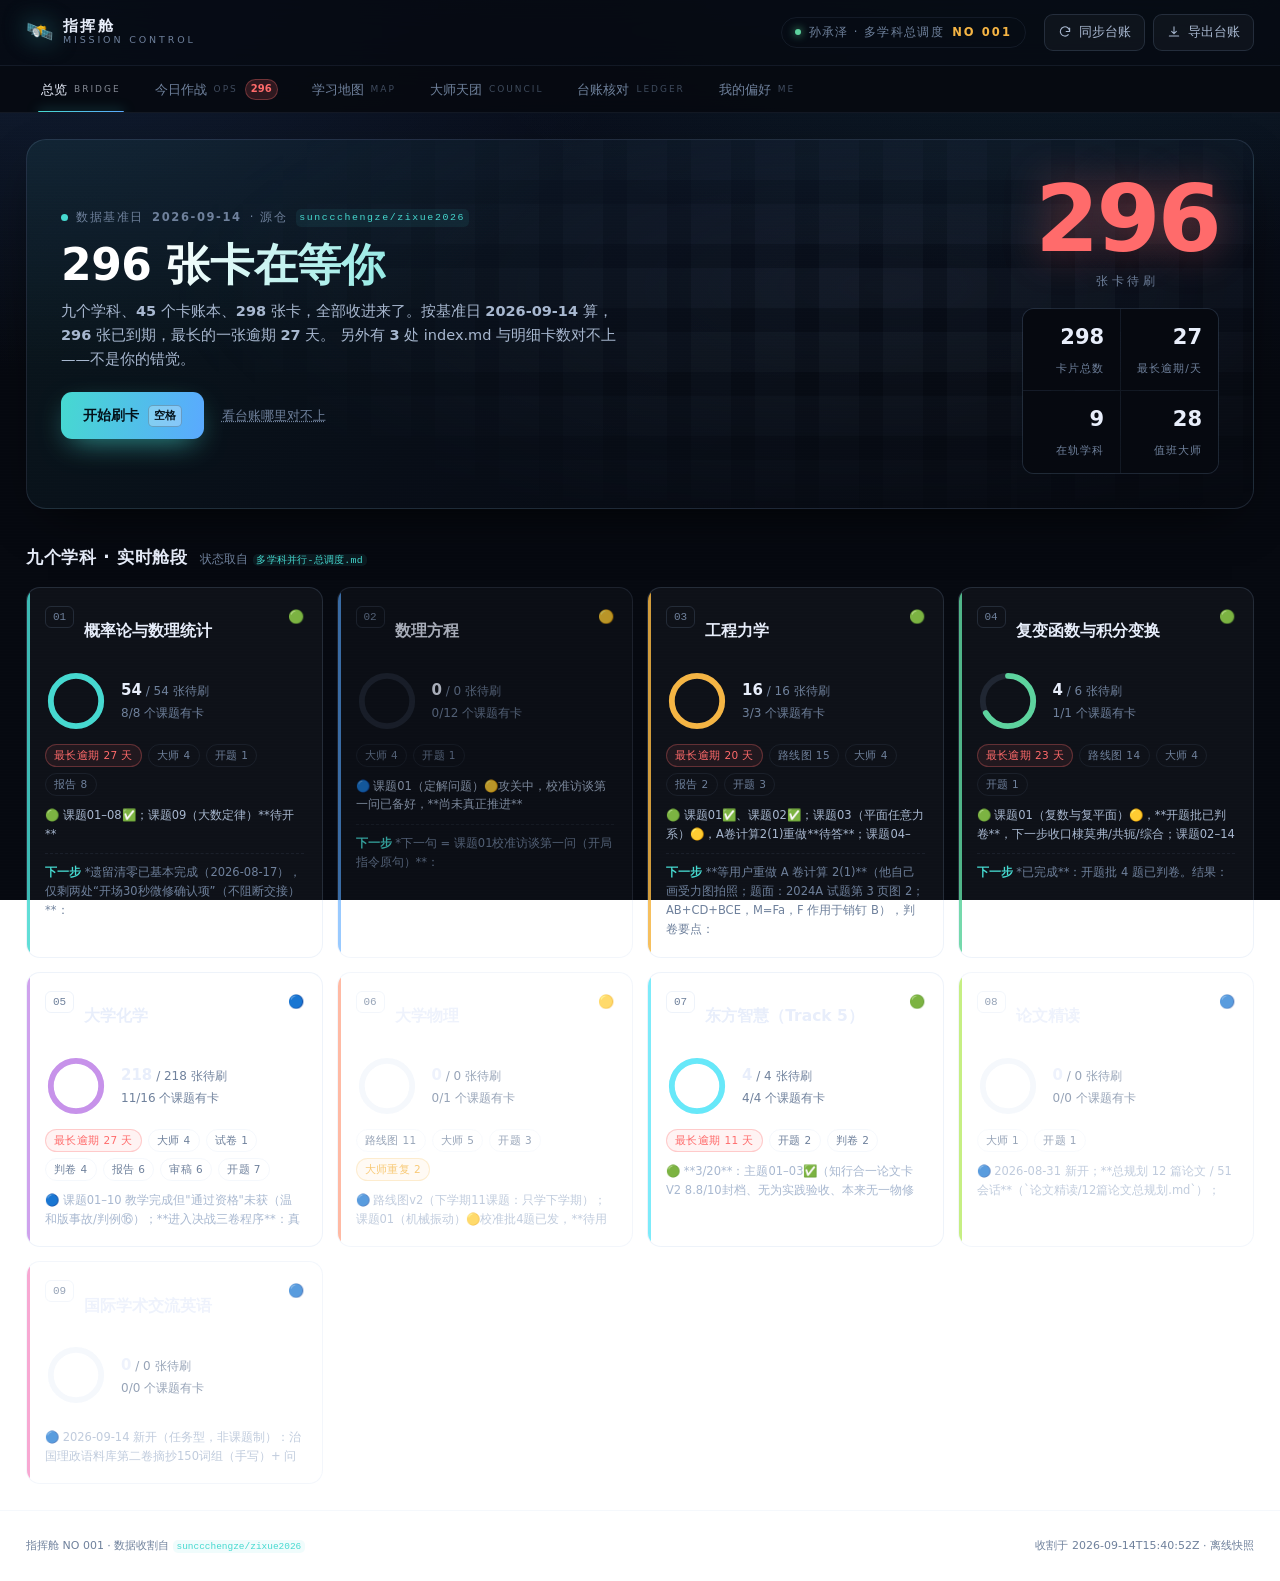
<file: mission-control/index.html>
<!doctype html>
<html lang="zh-CN">
<head>
<meta charset="UTF-8">
<meta name="viewport" content="width=device-width, initial-scale=1, viewport-fit=cover">
<meta name="theme-color" content="#060910">
<meta name="description" content="把 zixue2026 里手写的多学科台账，收成一个能刷卡、能对账、能写回的指挥舱。">
<title>指挥舱 · 多学科学习总调度台</title>
<link rel="icon" href="data:image/svg+xml,<svg xmlns='http://www.w3.org/2000/svg' viewBox='0 0 32 32'><text y='26' font-size='26'>🛰️</text></svg>">
<link rel="stylesheet" href="css/app.css">
</head>
<body>

<div class="scanlines" aria-hidden="true"></div>

<header class="topbar">
  <div class="brand">
    <span class="brand-mark">🛰️</span>
    <span class="brand-text">指挥舱<small>MISSION CONTROL</small></span>
  </div>
  <div class="edition">
    <span class="dot"></span>
    孙承泽 · 多学科总调度 <b>NO 001</b>
  </div>
  <div class="top-actions">
    <button id="btn-sync" class="ghost-btn" title="从 GitHub 拉取 zixue2026 最新台账">
      <svg viewBox="0 0 24 24" aria-hidden="true"><path d="M20 11a8 8 0 1 0-2.3 5.7M20 5v6h-6"/></svg>
      <span>同步台账</span>
    </button>
    <button id="btn-export" class="ghost-btn" title="把刷卡结果导出成 Markdown 台账">
      <svg viewBox="0 0 24 24" aria-hidden="true"><path d="M12 3v12m-4-4 4 4 4-4M4 19h16"/></svg>
      <span>导出台账</span>
    </button>
  </div>
</header>

<nav class="tabs" role="tablist" aria-label="主视图">
  <button class="tab active" data-view="bridge" role="tab" aria-selected="true">总览<i>BRIDGE</i></button>
  <button class="tab" data-view="ops" role="tab" aria-selected="false">今日作战<i>OPS</i><b id="tab-due" class="tab-badge">0</b></button>
  <button class="tab" data-view="map" role="tab" aria-selected="false">学习地图<i>MAP</i></button>
  <button class="tab" data-view="council" role="tab" aria-selected="false">大师天团<i>COUNCIL</i></button>
  <button class="tab" data-view="ledger" role="tab" aria-selected="false">台账核对<i>LEDGER</i></button>
  <button class="tab" data-view="me" role="tab" aria-selected="false">我的偏好<i>ME</i></button>
</nav>

<main id="app">

  <!-- ───────────── 总览 ───────────── -->
  <section class="view active" id="view-bridge">
    <div class="hero">
      <div class="hero-left">
        <p class="eyebrow"><span class="pulse"></span> 数据基准日 <b id="as-of">—</b> · 源仓 <code id="src-repo">—</code></p>
        <h1 id="hero-title">正在读取你的台账…</h1>
        <p class="hero-sub" id="hero-sub"></p>
        <div class="hero-cta">
          <button class="primary-btn" id="btn-start-drill">开始刷卡 <kbd>空格</kbd></button>
          <button class="link-btn" id="btn-goto-ledger">看台账哪里对不上</button>
        </div>
      </div>
      <div class="hero-right">
        <div class="big-stat">
          <span class="big-num" id="stat-due">0</span>
          <span class="big-label">张卡待刷</span>
        </div>
        <div class="mini-stats">
          <div><b id="stat-cards">0</b><small>卡片总数</small></div>
          <div><b id="stat-worst">0</b><small>最长逾期/天</small></div>
          <div><b id="stat-disc">0</b><small>在轨学科</small></div>
          <div><b id="stat-masters">0</b><small>值班大师</small></div>
        </div>
      </div>
    </div>

    <h2 class="section-title">九个学科 · 实时舱段<span class="section-note">状态取自 <code>多学科并行-总调度.md</code></span></h2>
    <div class="grid" id="disc-grid"></div>
  </section>

  <!-- ───────────── 今日作战 ───────────── -->
  <section class="view" id="view-ops">
    <div class="ops-head">
      <div>
        <h2 class="section-title">今日作战<span class="section-note">到期卡优先，逾期越久越靠前</span></h2>
        <p class="ops-progress" id="ops-progress"></p>
      </div>
      <div class="ops-controls">
        <label>本轮上限
          <select id="queue-limit">
            <option value="10">10 张</option>
            <option value="20" selected>20 张</option>
            <option value="50">50 张</option>
            <option value="999">全部</option>
          </select>
        </label>
        <label>只刷
          <select id="queue-filter"><option value="">全部学科</option></select>
        </label>
        <button class="ghost-btn" id="btn-rebuild">重组队列</button>
      </div>
    </div>

    <div class="drill-wrap">
      <article class="card-face" id="card-face">
        <div class="card-top">
          <span class="chip" id="c-disc">—</span>
          <span class="chip ghost" id="c-topic">—</span>
          <span class="chip overdue" id="c-overdue">—</span>
        </div>
        <div class="card-body">
          <p class="card-concept" id="c-concept">按「开始刷卡」抽第一张。</p>
        </div>
        <div class="card-meta" id="c-meta"></div>
        <div class="card-actions" id="c-actions" hidden>
          <button class="grade again" data-grade="1"><kbd>1</kbd>Again<small>忘了</small></button>
          <button class="grade hard" data-grade="2"><kbd>2</kbd>Hard<small>磕绊</small></button>
          <button class="grade good" data-grade="3"><kbd>3</kbd>Good<small>记得</small></button>
          <button class="grade easy" data-grade="4"><kbd>4</kbd>Easy<small>秒答</small></button>
        </div>
      </article>

      <aside class="ops-side">
        <div class="side-block">
          <h3>本轮战绩</h3>
          <div class="tally" id="tally"></div>
        </div>
        <div class="side-block">
          <h3>队列</h3>
          <ol class="queue-list" id="queue-list"></ol>
        </div>
        <div class="side-block hint">
          <h3>快捷键</h3>
          <ul>
            <li><kbd>空格</kbd> 抽下一张</li>
            <li><kbd>1</kbd>–<kbd>4</kbd> 评分</li>
            <li><kbd>Esc</kbd> 回总览</li>
          </ul>
        </div>
      </aside>
    </div>
  </section>

  <!-- ───────────── 学习地图 ───────────── -->
  <section class="view" id="view-map">
    <h2 class="section-title">科研式学习路线图<span class="section-note">来自各学科 <code>章程与地图/科研式学习路线图.md</code></span></h2>
    <div id="map-wrap"></div>
  </section>

  <!-- ───────────── 大师天团 ───────────── -->
  <section class="view" id="view-council">
    <h2 class="section-title">大师天团 · 值班席<span class="section-note">不是人格模拟，是从公开史料蒸馏的思维框架</span></h2>
    <div class="council-grid" id="council-grid"></div>
    <div class="master-detail" id="master-detail" hidden></div>
  </section>

  <!-- ───────────── 台账核对 ───────────── -->
  <section class="view" id="view-ledger">
    <h2 class="section-title">数字核验台账<span class="section-note">index.md 声称的卡数 vs 明细实数</span></h2>
    <div class="ledger-summary" id="ledger-summary"></div>
    <div class="ledger-cols">
      <div class="ledger-block">
        <h3>对账不一致 <span id="recon-count" class="count-bad">0</span></h3>
        <table class="ledger-table"><thead><tr><th>学科</th><th>课题</th><th>index 声称</th><th>明细实数</th><th>差</th></tr></thead>
        <tbody id="recon-body"></tbody></table>
      </div>
      <div class="ledger-block">
        <h3>空账本 / 解析告警 <span id="warn-count" class="count-warn">0</span></h3>
        <ul class="warn-list" id="warn-list"></ul>
      </div>
    </div>
    <h2 class="section-title">刷卡回写预览<span class="section-note">FSRS 算完的 S / D / due，按你原来的表格口径写回</span></h2>
    <div class="export-panel">
      <div class="export-head">
        <span id="export-count">本轮改了 0 张卡</span>
        <button class="ghost-btn" id="btn-copy">复制 Markdown</button>
        <button class="ghost-btn" id="btn-download">下载 .md</button>
      </div>
      <pre class="export-pre" id="export-pre">（还没有刷卡记录）</pre>
    </div>
  </section>

  <!-- ───────────── 我的偏好 ───────────── -->
  <section class="view" id="view-me">
    <h2 class="section-title">硬偏好<span class="section-note">来自各学科 <code>memory/LEARNINGS.md</code> 的「偏好」节</span></h2>
    <div class="pref-grid" id="pref-grid"></div>
    <h2 class="section-title">判例库<span class="section-note">同一个坑不许第二次掉进去</span></h2>
    <div class="law-grid" id="law-grid"></div>
  </section>

</main>

<footer class="foot">
  <span>指挥舱 NO 001 · 数据收割自 <code>sunccchengze/zixue2026</code></span>
  <span id="foot-meta"></span>
</footer>

<div class="toast" id="toast" role="status" aria-live="polite"></div>

<script type="module" src="js/app.js"></script>
</body>
</html>
</file>
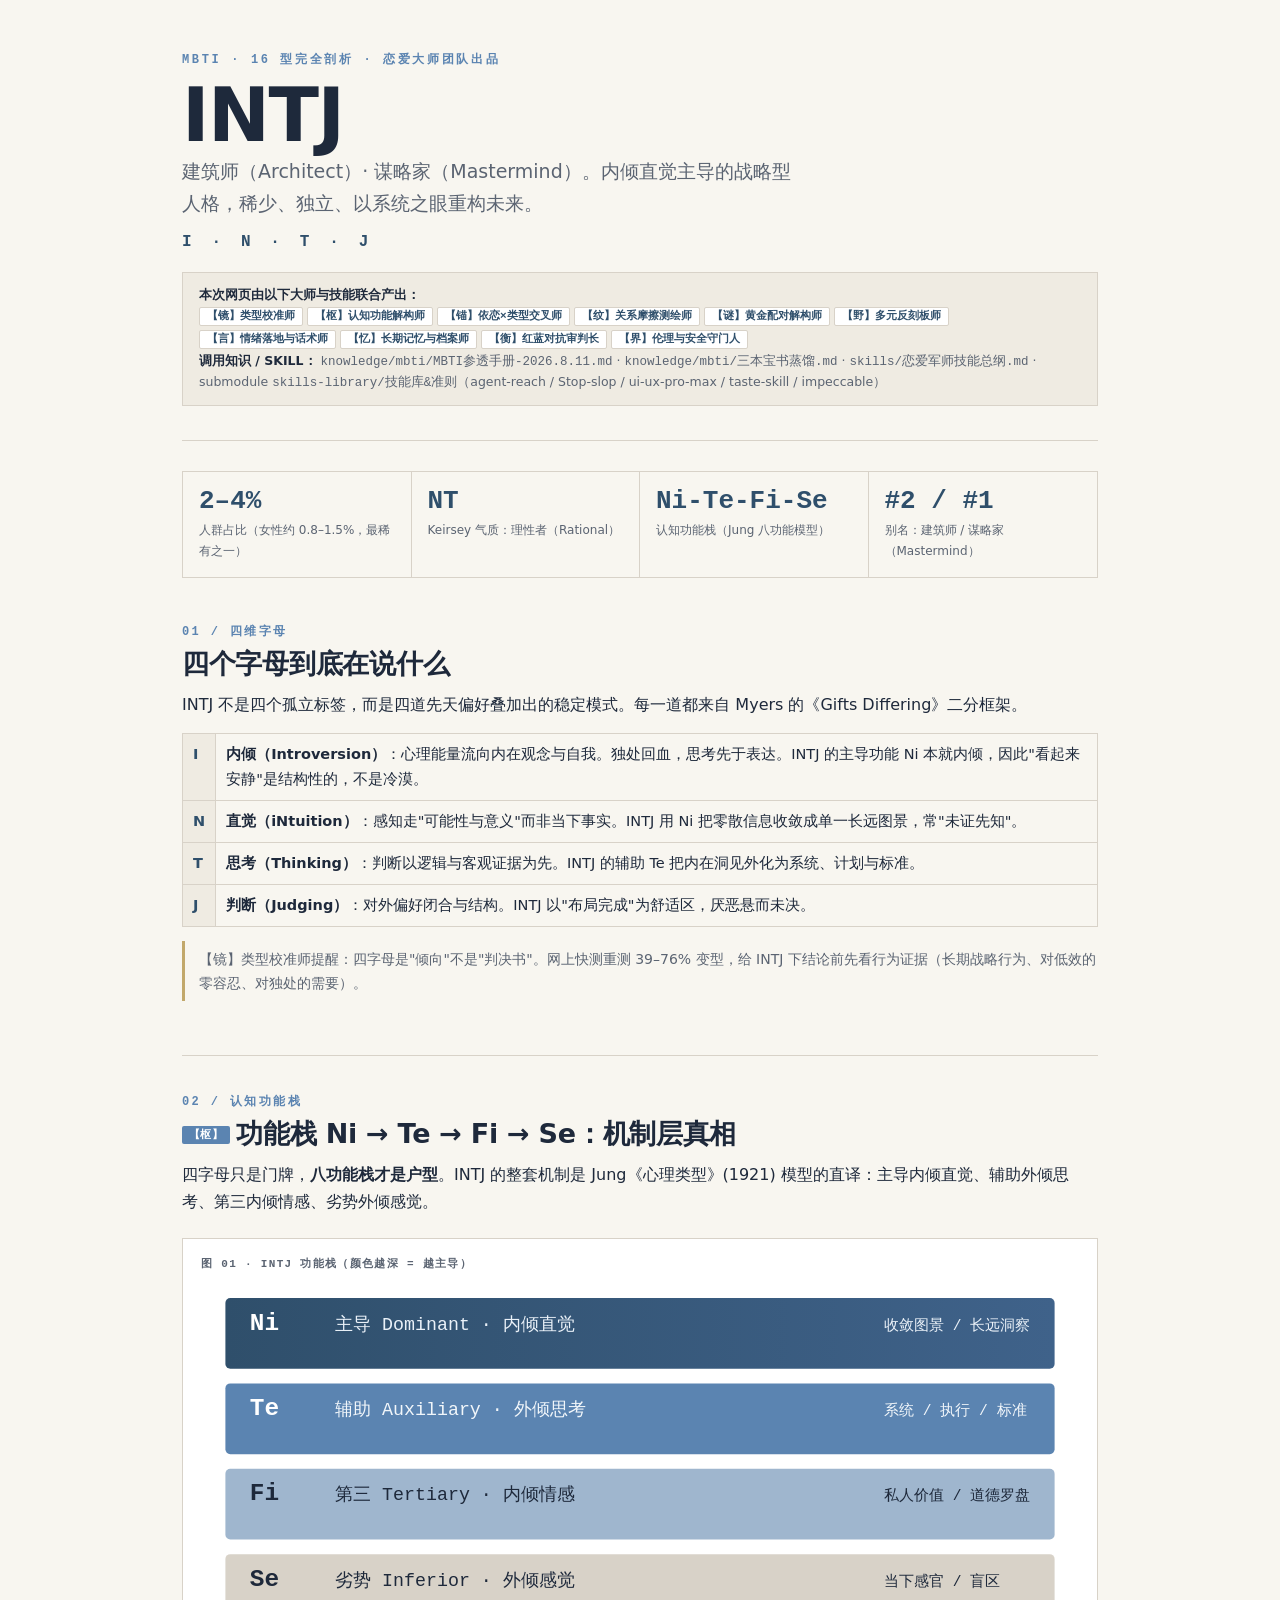
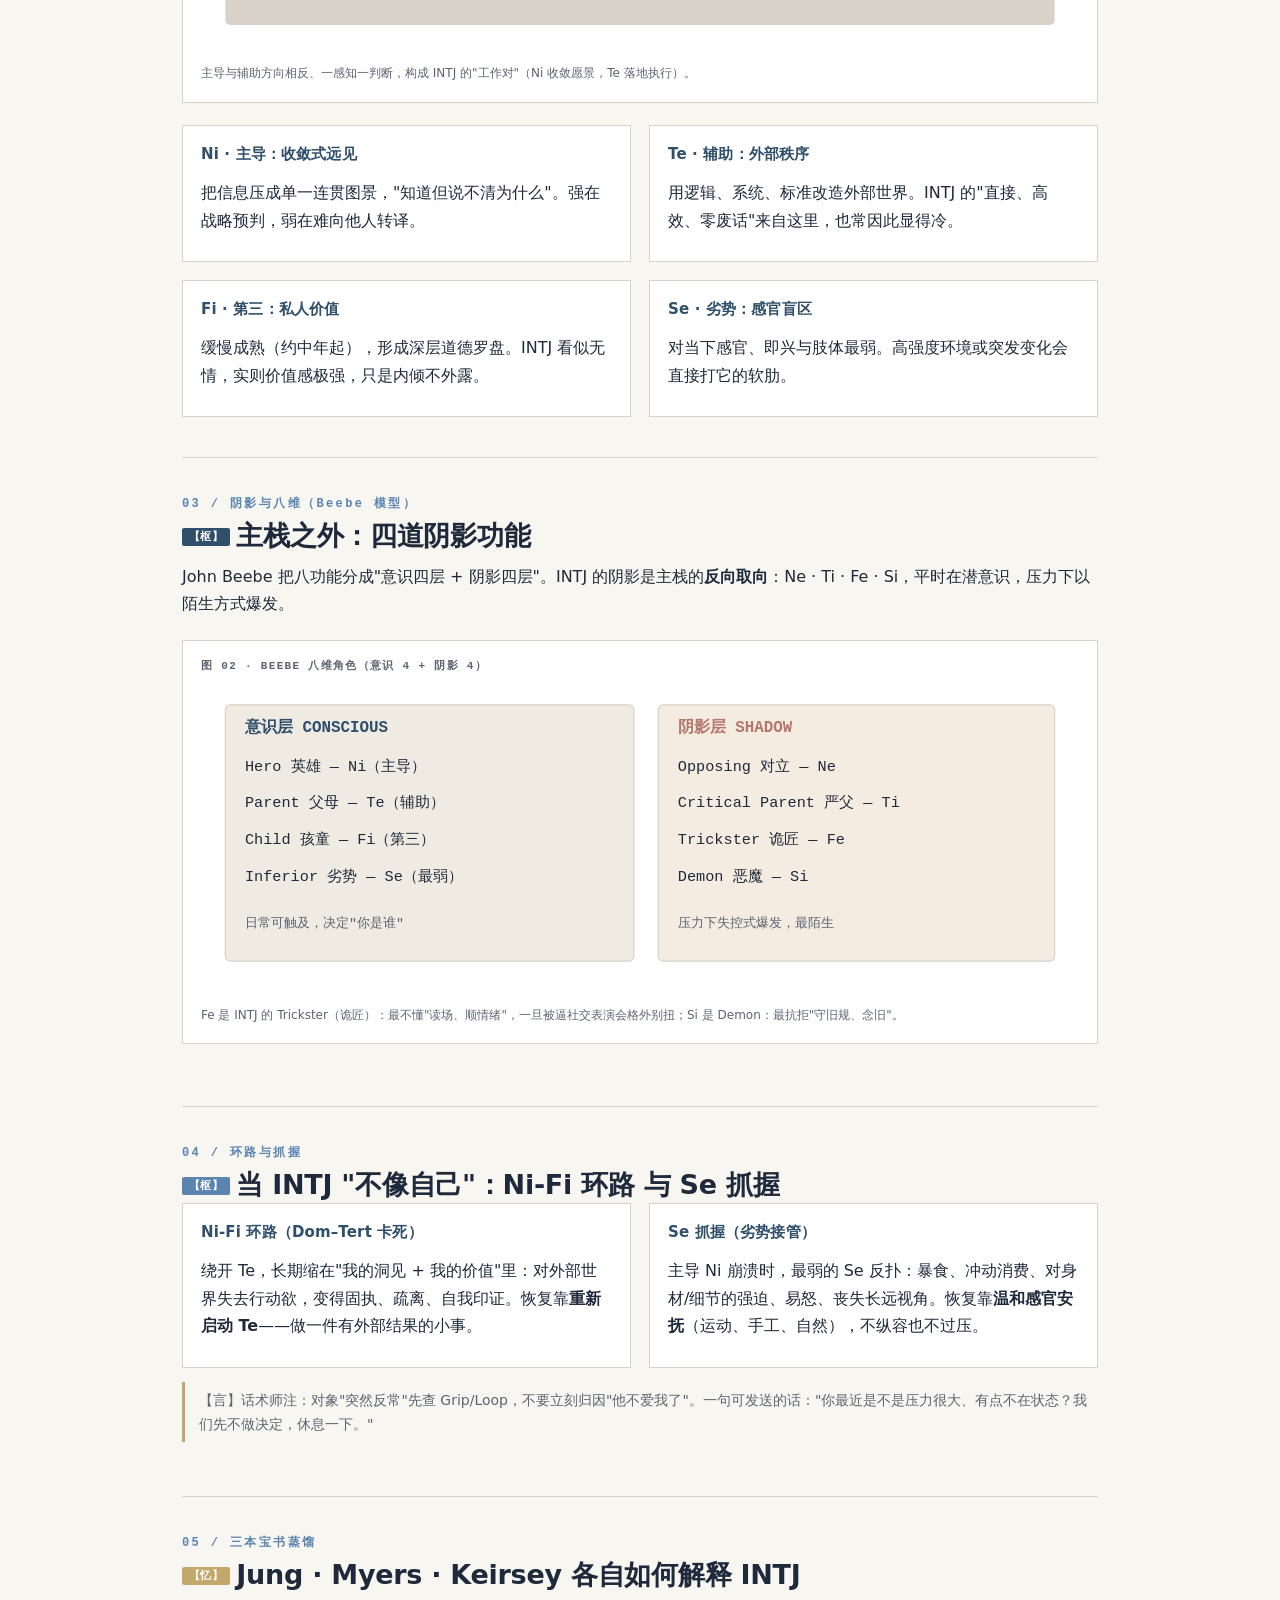
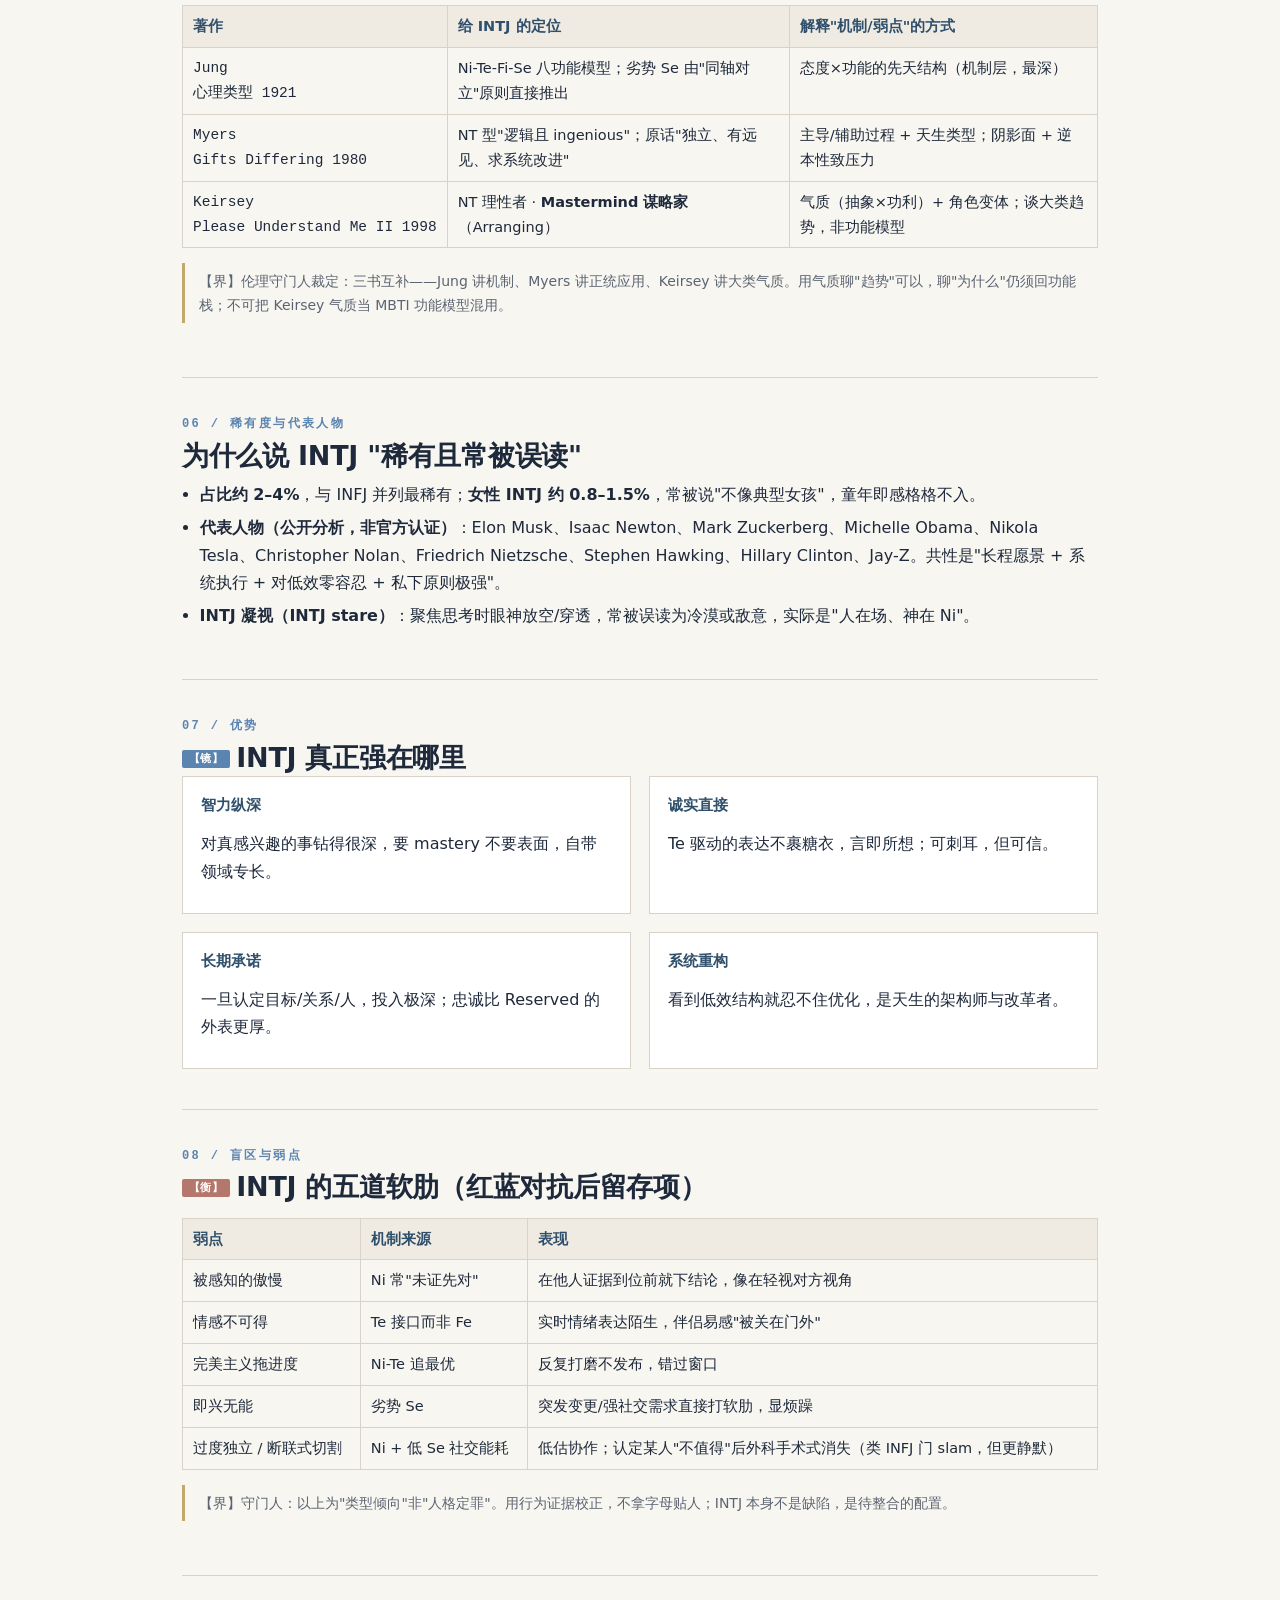
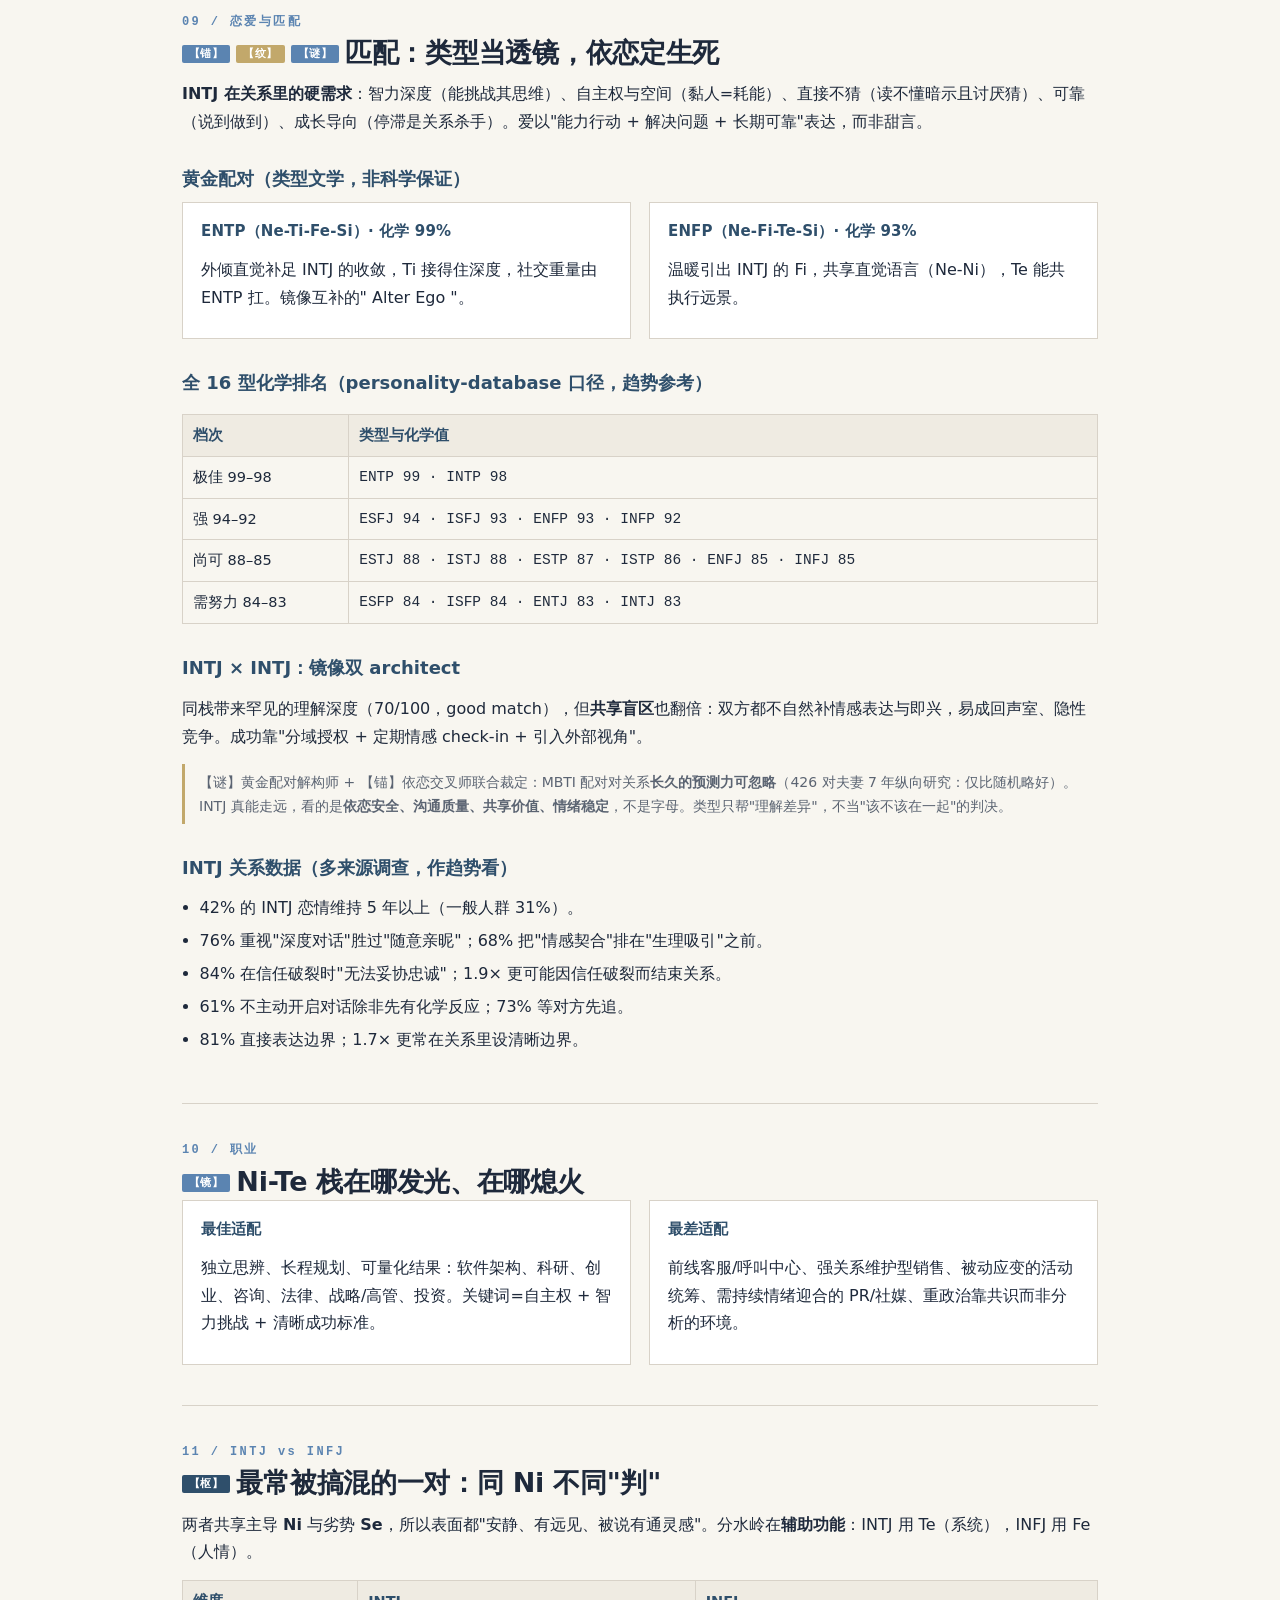
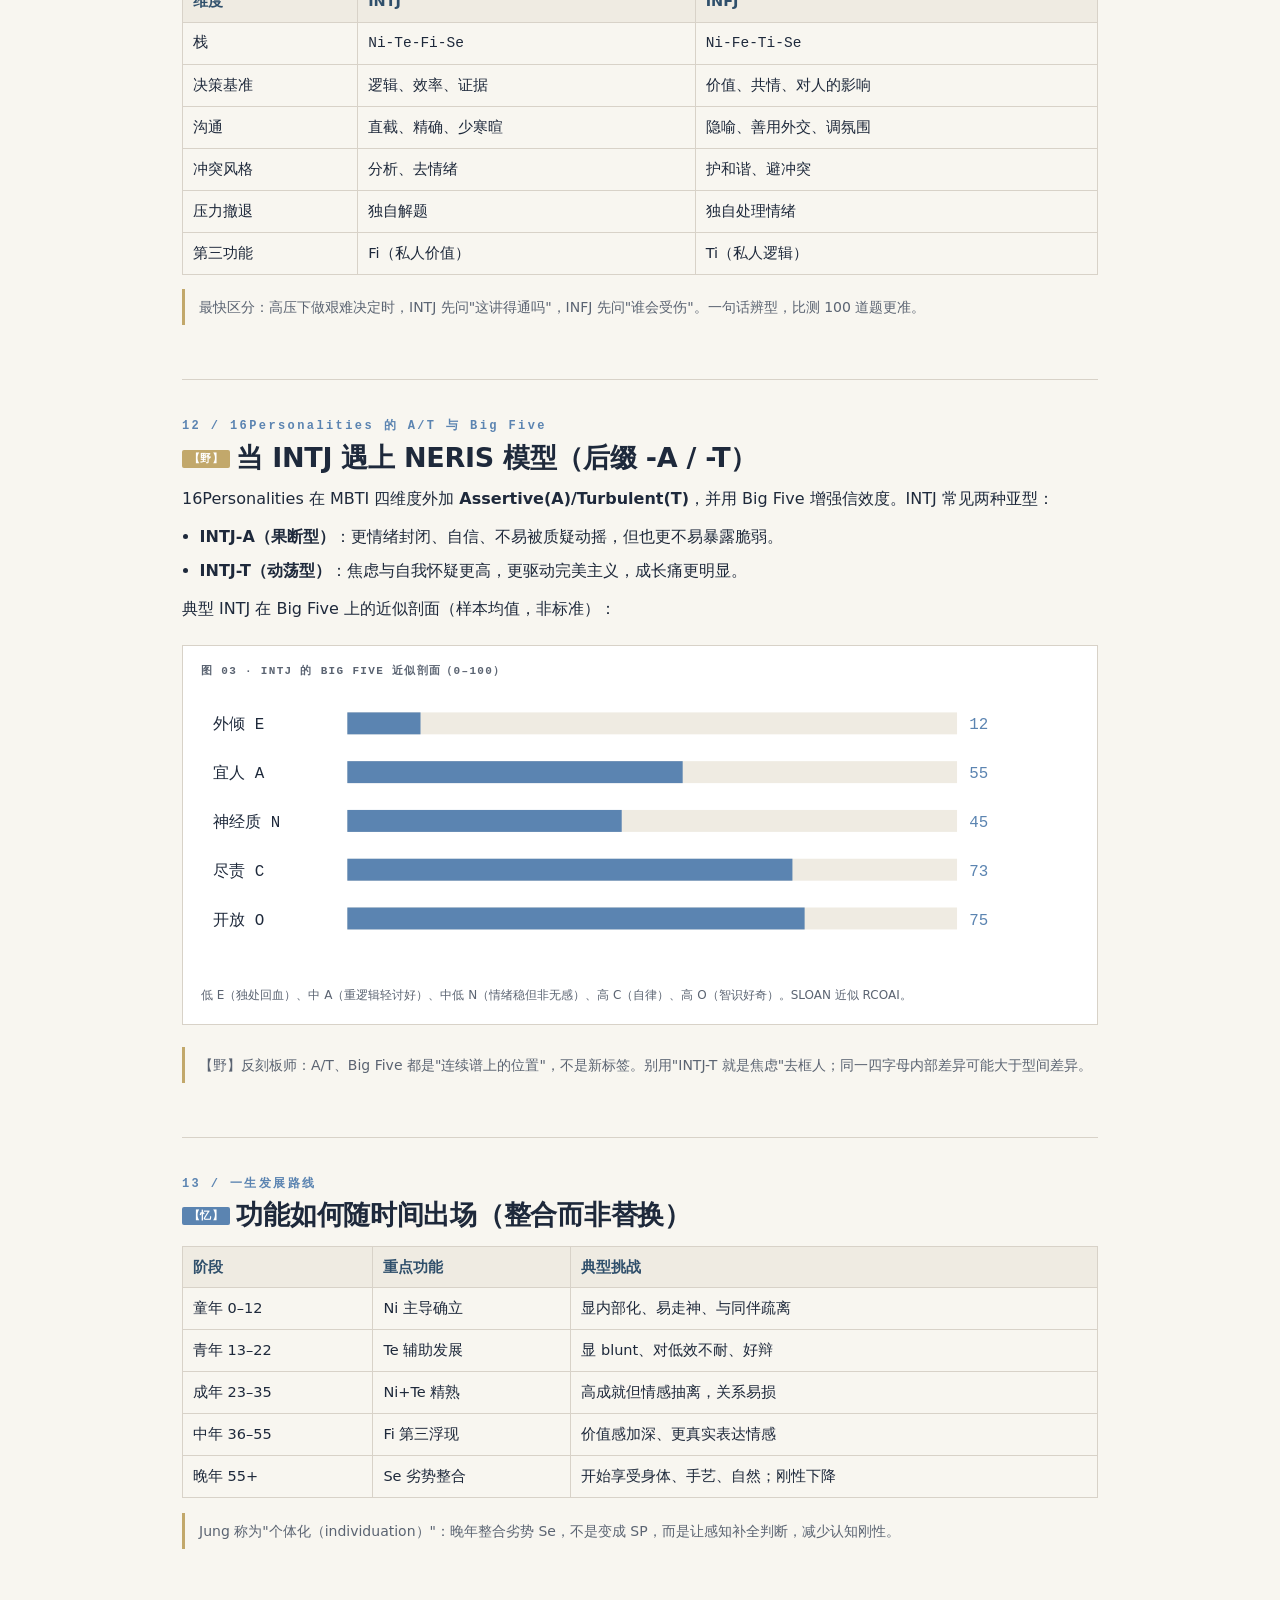
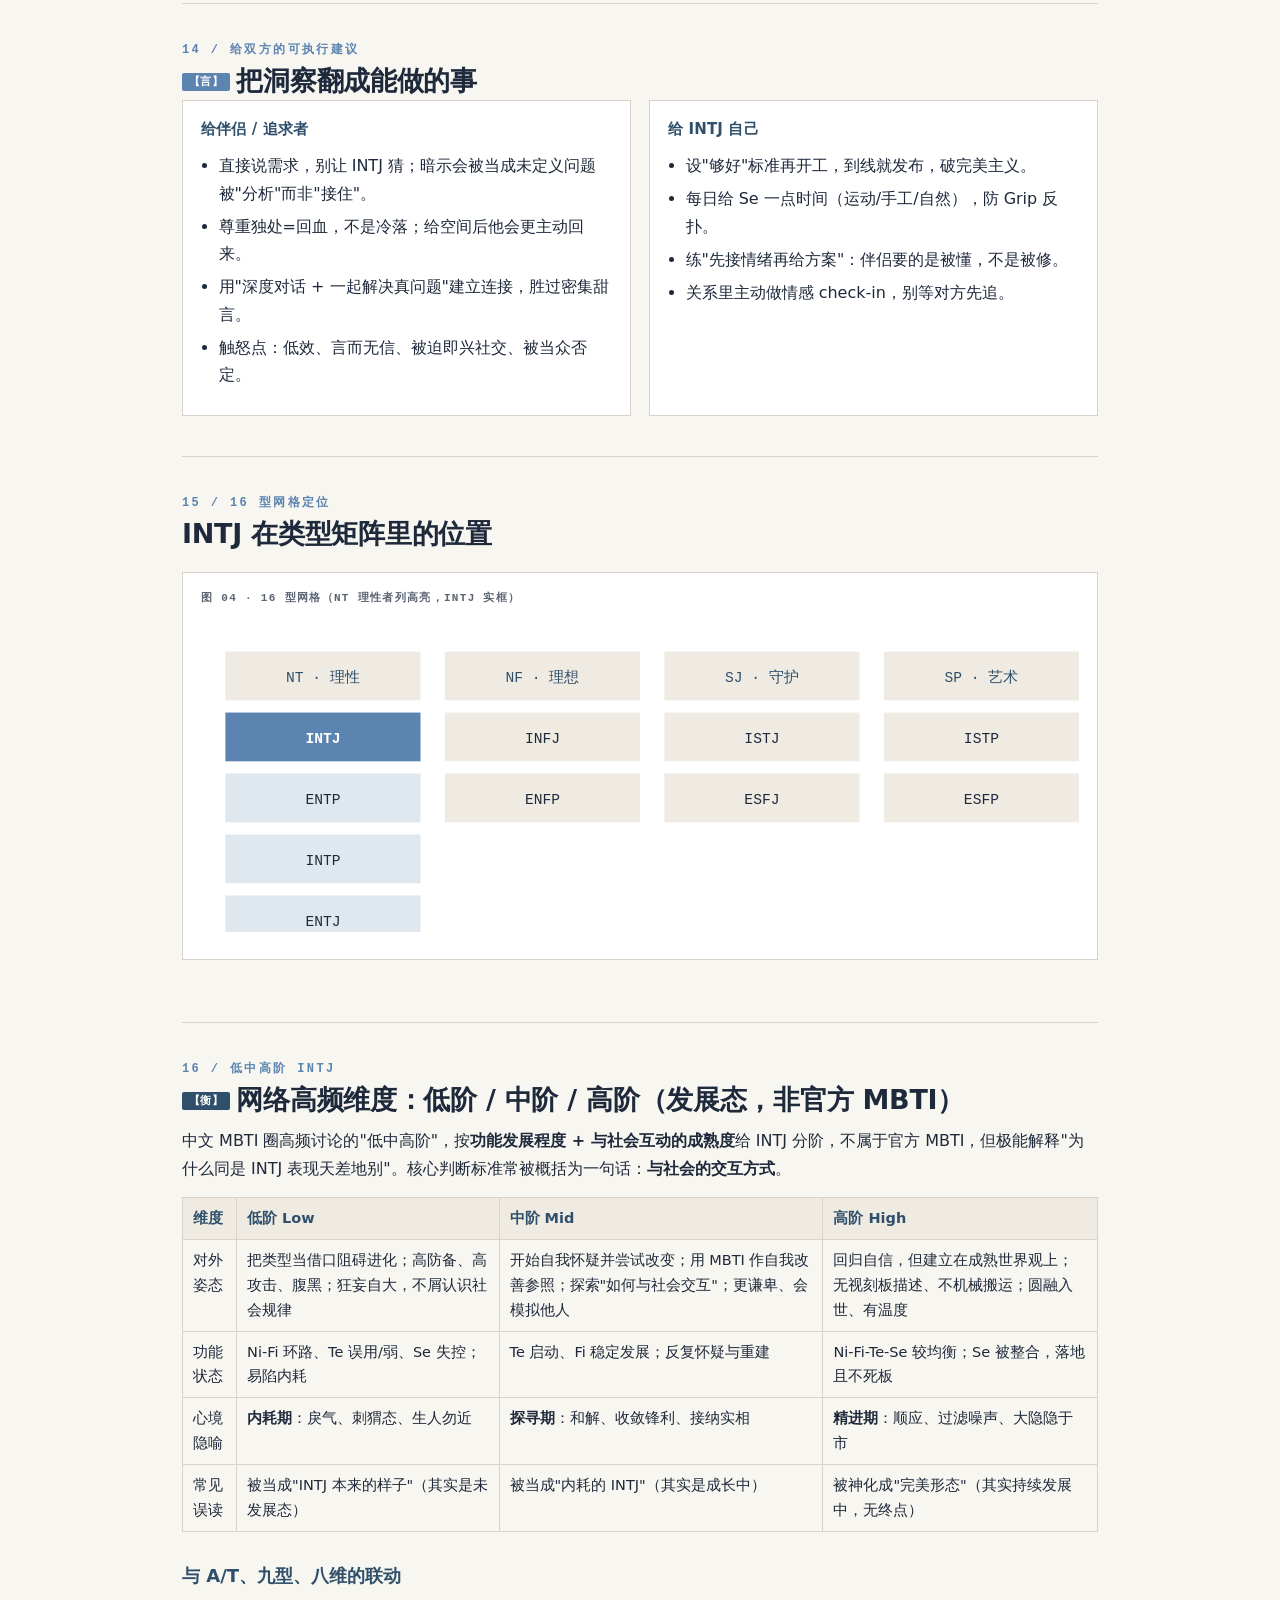
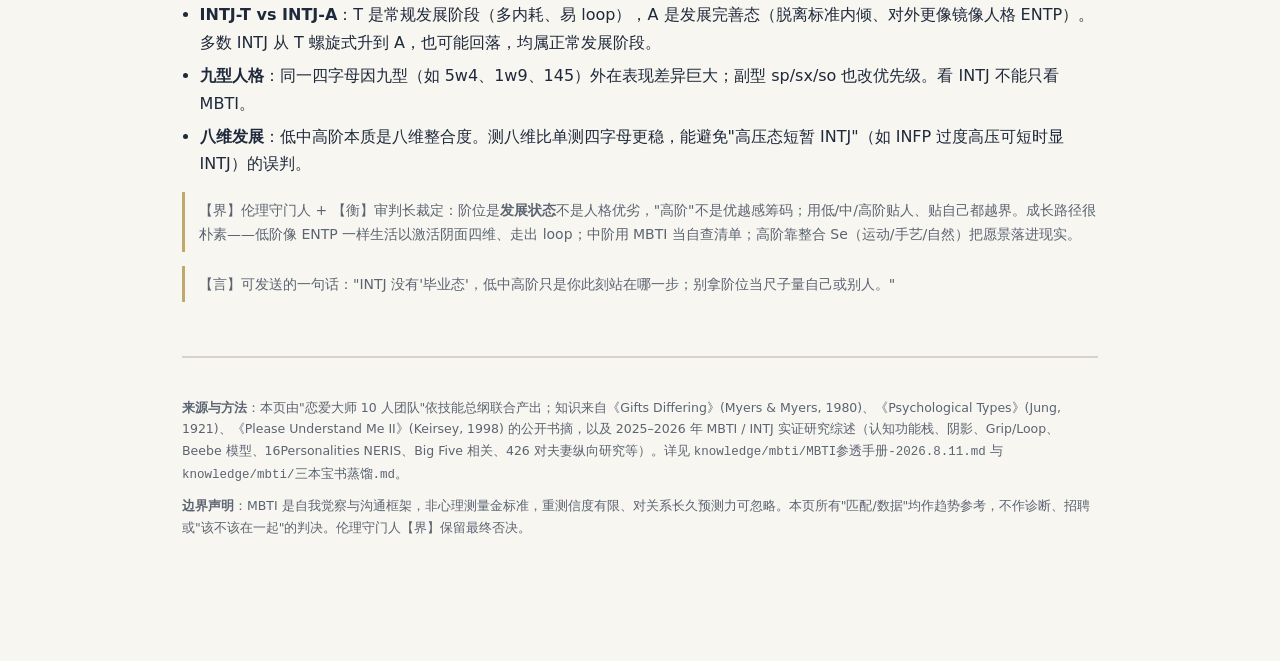
<file: assets/web/intj.html>
<!DOCTYPE html>
<html lang="zh-CN">
<head>
<meta charset="UTF-8" />
<meta name="viewport" content="width=device-width, initial-scale=1.0" />
<title>INTJ 完全剖析 · 建筑师 / Mastermind</title>
<style>
  :root{
    --paper:#F8F6F0; --ink:#1E293B; --muted:#5B6472; --line:#D8D2C8;
    --slate:#5B84B1; --slate-d:#2F4F6B; --gold:#C2A86B; --rose:#B5766B;
    --soft:#EFEBE2; --mono:"SFMono-Regular",ui-monospace,Menlo,Consolas,monospace;
  }
  *{box-sizing:border-box}
  html{-webkit-text-size-adjust:100%}
  body{margin:0;background:var(--paper);color:var(--ink);
    font-family:"Helvetica Neue",-apple-system,"PingFang SC","Microsoft YaHei",system-ui,sans-serif;
    line-height:1.72;font-size:16px;}
  .wrap{max-width:960px;margin:0 auto;padding:0 22px 90px;}
  a{color:var(--slate-d);text-decoration:none;border-bottom:1px solid var(--line)}
  /* hero */
  .hero{border-bottom:1px solid var(--line);padding:54px 0 34px}
  .kicker{font:600 12px/1 var(--mono);letter-spacing:.22em;color:var(--slate);text-transform:uppercase}
  .hero h1{font-size:74px;line-height:.98;margin:.18em 0 .04em;letter-spacing:-.02em;font-weight:800}
  .hero .sub{font-size:19px;color:var(--muted);max-width:620px}
  .code{font:700 16px/1 var(--mono);color:var(--slate-d);letter-spacing:.32em;margin-top:14px}
  /* invocation banner */
  .invoke{margin:22px 0 0;border:1px solid var(--line);background:var(--soft);
    padding:12px 16px;font-size:12.5px;color:var(--muted);line-height:1.6}
  .invoke b{color:var(--ink);font-weight:600}
  .invoke .tag{display:inline-block;font:600 11px/1 var(--mono);color:var(--slate-d);
    border:1px solid var(--line);background:#fff;padding:3px 7px;margin:2px 4px 2px 0;border-radius:2px}
  /* stat row */
  .stats{display:grid;grid-template-columns:repeat(4,1fr);gap:0;border:1px solid var(--line);margin:30px 0 8px}
  .stat{padding:16px 16px;border-right:1px solid var(--line)}
  .stat:last-child{border-right:0}
  .stat .n{font:700 26px/1 var(--mono);color:var(--slate-d)}
  .stat .l{font-size:12px;color:var(--muted);margin-top:6px}
  /* sections */
  section{padding:40px 0;border-bottom:1px solid var(--line)}
  .idx{font:700 12px/1 var(--mono);letter-spacing:.2em;color:var(--slate)}
  h2{font-size:27px;line-height:1.18;margin:.35em 0 .1em;letter-spacing:-.01em}
  h3{font-size:18px;margin:1.6em 0 .4em;color:var(--slate-d)}
  p{margin:.7em 0}
  .by{font:600 11px/1 var(--mono);color:#fff;background:var(--slate);padding:3px 7px;
    border-radius:2px;letter-spacing:.04em;vertical-align:middle;margin-right:6px}
  .by.w{background:var(--gold)} .by.r{background:var(--rose)} .by.d{background:var(--slate-d)}
  ul{margin:.6em 0;padding-left:1.1em} li{margin:.35em 0}
  table{border-collapse:collapse;width:100%;margin:1em 0;font-size:14.5px}
  th,td{border:1px solid var(--line);padding:8px 10px;text-align:left;vertical-align:top}
  th{background:var(--soft);font-weight:600;color:var(--slate-d)}
  td.mono{font-family:var(--mono);white-space:nowrap}
  .grid2{display:grid;grid-template-columns:1fr 1fr;gap:18px}
  .card{border:1px solid var(--line);padding:16px 18px;background:#fff}
  .card h4{margin:0 0 .3em;font-size:15px;color:var(--slate-d);letter-spacing:.01em}
  .lead{font-size:16px;color:var(--ink)}
  .note{border-left:3px solid var(--gold);padding:6px 0 6px 14px;color:var(--muted);font-size:14px;margin:1em 0}
  .fig{margin:22px 0;border:1px solid var(--line);background:#fff;padding:18px}
  .figcap{font:600 11px/1.3 var(--mono);letter-spacing:.12em;color:var(--muted);text-transform:uppercase;margin-bottom:10px}
  .legend{font-size:12px;color:var(--muted);margin-top:8px}
  footer{border-top:1px solid var(--line);padding:30px 0;color:var(--muted);font-size:12.5px}
  @media(max-width:720px){.stats{grid-template-columns:repeat(2,1fr)}
    .stat:nth-child(2){border-right:0}.stat:nth-child(1),.stat:nth-child(2){border-bottom:1px solid var(--line)}
    .grid2{grid-template-columns:1fr}.hero h1{font-size:54px}}
</style>
</head>
<body>
<div class="wrap">

  <!-- HERO -->
  <header class="hero">
    <div class="kicker">MBTI · 16 型完全剖析 · 恋爱大师团队出品</div>
    <h1>INTJ</h1>
    <div class="sub">建筑师（Architect）· 谋略家（Mastermind）。内倾直觉主导的战略型人格，稀少、独立、以系统之眼重构未来。</div>
    <div class="code">I · N · T · J</div>
    <div class="invoke">
      <b>本次网页由以下大师与技能联合产出：</b><br/>
      <span class="tag">【镜】类型校准师</span><span class="tag">【枢】认知功能解构师</span><span class="tag">【锚】依恋×类型交叉师</span><span class="tag">【纹】关系摩擦测绘师</span><span class="tag">【谜】黄金配对解构师</span><span class="tag">【野】多元反刻板师</span><span class="tag">【言】情绪落地与话术师</span><span class="tag">【忆】长期记忆与档案师</span><span class="tag">【衡】红蓝对抗审判长</span><span class="tag">【界】伦理与安全守门人</span>
      <br/><b>调用知识 / SKILL：</b> <code>knowledge/mbti/MBTI参透手册-2026.8.11.md</code> · <code>knowledge/mbti/三本宝书蒸馏.md</code> · <code>skills/恋爱军师技能总纲.md</code> · submodule <code>skills-library/技能库&准则</code>（agent-reach / Stop-slop / ui-ux-pro-max / taste-skill / impeccable）
    </div>
  </header>

  <!-- STATS -->
  <div class="stats">
    <div class="stat"><div class="n">2–4%</div><div class="l">人群占比（女性约 0.8–1.5%，最稀有之一）</div></div>
    <div class="stat"><div class="n">NT</div><div class="l">Keirsey 气质：理性者（Rational）</div></div>
    <div class="stat"><div class="n">Ni-Te-Fi-Se</div><div class="l">认知功能栈（Jung 八功能模型）</div></div>
    <div class="stat"><div class="n">#2 / #1</div><div class="l">别名：建筑师 / 谋略家（Mastermind）</div></div>
  </div>

  <!-- 01 四维字母 -->
  <section>
    <div class="idx">01 / 四维字母</div>
    <h2>四个字母到底在说什么</h2>
    <p class="lead">INTJ 不是四个孤立标签，而是四道先天偏好叠加出的稳定模式。每一道都来自 Myers 的《Gifts Differing》二分框架。</p>
    <table>
      <tr><th class="mono">I</th><td><b>内倾（Introversion）</b>：心理能量流向内在观念与自我。独处回血，思考先于表达。INTJ 的主导功能 Ni 本就内倾，因此"看起来安静"是结构性的，不是冷漠。</td></tr>
      <tr><th class="mono">N</th><td><b>直觉（iNtuition）</b>：感知走"可能性与意义"而非当下事实。INTJ 用 Ni 把零散信息收敛成单一长远图景，常"未证先知"。</td></tr>
      <tr><th class="mono">T</th><td><b>思考（Thinking）</b>：判断以逻辑与客观证据为先。INTJ 的辅助 Te 把内在洞见外化为系统、计划与标准。</td></tr>
      <tr><th class="mono">J</th><td><b>判断（Judging）</b>：对外偏好闭合与结构。INTJ 以"布局完成"为舒适区，厌恶悬而未决。</td></tr>
    </table>
    <div class="note">【镜】类型校准师提醒：四字母是"倾向"不是"判决书"。网上快测重测 39–76% 变型，给 INTJ 下结论前先看行为证据（长期战略行为、对低效的零容忍、对独处的需要）。</div>
  </section>

  <!-- 02 功能栈 -->
  <section>
    <div class="idx">02 / 认知功能栈</div>
    <h2><span class="by">【枢】</span>功能栈 Ni → Te → Fi → Se：机制层真相</h2>
    <p>四字母只是门牌，<b>八功能栈才是户型</b>。INTJ 的整套机制是 Jung《心理类型》(1921) 模型的直译：主导内倾直觉、辅助外倾思考、第三内倾情感、劣势外倾感觉。</p>

    <div class="fig">
      <div class="figcap">图 01 · INTJ 功能栈（颜色越深 = 越主导）</div>
      <svg viewBox="0 0 720 300" width="100%" role="img" aria-label="INTJ 功能栈">
        <defs>
          <linearGradient id="g1" x1="0" x2="1"><stop offset="0" stop-color="#2F4F6B"/><stop offset="1" stop-color="#3F628A"/></linearGradient>
        </defs>
        <g font-family="ui-monospace,Menlo,monospace" font-size="13">
          <rect x="20" y="14" width="680" height="58" rx="4" fill="url(#g1)"/>
          <text x="40" y="40" fill="#fff" font-size="20" font-weight="700">Ni</text>
          <text x="110" y="40" fill="#EAF1F8" font-size="15">主导 Dominant · 内倾直觉</text>
          <text x="560" y="40" fill="#EAF1F8" font-size="12">收敛图景 / 长远洞察</text>

          <rect x="20" y="84" width="680" height="58" rx="4" fill="#5B84B1"/>
          <text x="40" y="110" fill="#fff" font-size="20" font-weight="700">Te</text>
          <text x="110" y="110" fill="#F1F6FA" font-size="15">辅助 Auxiliary · 外倾思考</text>
          <text x="560" y="110" fill="#F1F6FA" font-size="12">系统 / 执行 / 标准</text>

          <rect x="20" y="154" width="680" height="58" rx="4" fill="#9FB6CE"/>
          <text x="40" y="180" fill="#1E293B" font-size="20" font-weight="700">Fi</text>
          <text x="110" y="180" fill="#1E293B" font-size="15">第三 Tertiary · 内倾情感</text>
          <text x="560" y="180" fill="#1E293B" font-size="12">私人价值 / 道德罗盘</text>

          <rect x="20" y="224" width="680" height="58" rx="4" fill="#D8D2C8"/>
          <text x="40" y="250" fill="#1E293B" font-size="20" font-weight="700">Se</text>
          <text x="110" y="250" fill="#1E293B" font-size="15">劣势 Inferior · 外倾感觉</text>
          <text x="560" y="250" fill="#1E293B" font-size="12">当下感官 / 盲区</text>
        </g>
      </svg>
      <div class="legend">主导与辅助方向相反、一感知一判断，构成 INTJ 的"工作对"（Ni 收敛愿景，Te 落地执行）。</div>
    </div>

    <div class="grid2">
      <div class="card"><h4>Ni · 主导：收敛式远见</h4><p>把信息压成单一连贯图景，"知道但说不清为什么"。强在战略预判，弱在难向他人转译。</p></div>
      <div class="card"><h4>Te · 辅助：外部秩序</h4><p>用逻辑、系统、标准改造外部世界。INTJ 的"直接、高效、零废话"来自这里，也常因此显得冷。</p></div>
      <div class="card"><h4>Fi · 第三：私人价值</h4><p>缓慢成熟（约中年起），形成深层道德罗盘。INTJ 看似无情，实则价值感极强，只是内倾不外露。</p></div>
      <div class="card"><h4>Se · 劣势：感官盲区</h4><p>对当下感官、即兴与肢体最弱。高强度环境或突发变化会直接打它的软肋。</p></div>
    </div>
  </section>

  <!-- 03 阴影 + Beebe -->
  <section>
    <div class="idx">03 / 阴影与八维（Beebe 模型）</div>
    <h2><span class="by d">【枢】</span>主栈之外：四道阴影功能</h2>
    <p>John Beebe 把八功能分成"意识四层 + 阴影四层"。INTJ 的阴影是主栈的<b>反向取向</b>：Ne · Ti · Fe · Si，平时在潜意识，压力下以陌生方式爆发。</p>
    <div class="fig">
      <div class="figcap">图 02 · Beebe 八维角色（意识 4 + 阴影 4）</div>
      <svg viewBox="0 0 720 250" width="100%" role="img" aria-label="Beebe 八维">
        <g font-family="ui-monospace,Menlo,monospace" font-size="12.5">
          <rect x="20" y="18" width="335" height="210" rx="4" fill="#EFEBE2" stroke="#D8D2C8"/>
          <text x="36" y="40" fill="#2F4F6B" font-weight="700" font-size="13">意识层 CONSCIOUS</text>
          <text x="36" y="72" fill="#1E293B">Hero 英雄 — Ni（主导）</text>
          <text x="36" y="102" fill="#1E293B">Parent 父母 — Te（辅助）</text>
          <text x="36" y="132" fill="#1E293B">Child 孩童 — Fi（第三）</text>
          <text x="36" y="162" fill="#1E293B">Inferior 劣势 — Se（最弱）</text>
          <text x="36" y="200" fill="#5B6472" font-size="11">日常可触及，决定"你是谁"</text>

          <rect x="375" y="18" width="325" height="210" rx="4" fill="#F4ECE0" stroke="#D8D2C8"/>
          <text x="391" y="40" fill="#B5766B" font-weight="700" font-size="13">阴影层 SHADOW</text>
          <text x="391" y="72" fill="#1E293B">Opposing 对立 — Ne</text>
          <text x="391" y="102" fill="#1E293B">Critical Parent 严父 — Ti</text>
          <text x="391" y="132" fill="#1E293B">Trickster 诡匠 — Fe</text>
          <text x="391" y="162" fill="#1E293B">Demon 恶魔 — Si</text>
          <text x="391" y="200" fill="#5B6472" font-size="11">压力下失控式爆发，最陌生</text>
        </g>
      </svg>
      <div class="legend">Fe 是 INTJ 的 Trickster（诡匠）：最不懂"读场、顺情绪"，一旦被逼社交表演会格外别扭；Si 是 Demon：最抗拒"守旧规、念旧"。</div>
    </div>
  </section>

  <!-- 04 环路 + 抓握 -->
  <section>
    <div class="idx">04 / 环路与抓握</div>
    <h2><span class="by">【枢】</span>当 INTJ "不像自己"：Ni-Fi 环路 与 Se 抓握</h2>
    <div class="grid2">
      <div class="card"><h4>Ni-Fi 环路（Dom–Tert 卡死）</h4><p>绕开 Te，长期缩在"我的洞见 + 我的价值"里：对外部世界失去行动欲，变得固执、疏离、自我印证。恢复靠<b>重新启动 Te</b>——做一件有外部结果的小事。</p></div>
      <div class="card"><h4>Se 抓握（劣势接管）</h4><p>主导 Ni 崩溃时，最弱的 Se 反扑：暴食、冲动消费、对身材/细节的强迫、易怒、丧失长远视角。恢复靠<b>温和感官安抚</b>（运动、手工、自然），不纵容也不过压。</p></div>
    </div>
    <div class="note">【言】话术师注：对象"突然反常"先查 Grip/Loop，不要立刻归因"他不爱我了"。一句可发送的话："你最近是不是压力很大、有点不在状态？我们先不做决定，休息一下。"</div>
  </section>

  <!-- 05 三本宝书 -->
  <section>
    <div class="idx">05 / 三本宝书蒸馏</div>
    <h2><span class="by w">【忆】</span>Jung · Myers · Keirsey 各自如何解释 INTJ</h2>
    <table>
      <tr><th>著作</th><th>给 INTJ 的定位</th><th>解释"机制/弱点"的方式</th></tr>
      <tr><td class="mono">Jung<br/>心理类型 1921</td><td>Ni-Te-Fi-Se 八功能模型；劣势 Se 由"同轴对立"原则直接推出</td><td>态度×功能的先天结构（机制层，最深）</td></tr>
      <tr><td class="mono">Myers<br/>Gifts Differing 1980</td><td>NT 型"逻辑且 ingenious"；原话"独立、有远见、求系统改进"</td><td>主导/辅助过程 + 天生类型；阴影面 + 逆本性致压力</td></tr>
      <tr><td class="mono">Keirsey<br/>Please Understand Me II 1998</td><td>NT 理性者 · <b>Mastermind 谋略家</b>（Arranging）</td><td>气质（抽象×功利）+ 角色变体；谈大类趋势，非功能模型</td></tr>
    </table>
    <div class="note">【界】伦理守门人裁定：三书互补——Jung 讲机制、Myers 讲正统应用、Keirsey 讲大类气质。用气质聊"趋势"可以，聊"为什么"仍须回功能栈；不可把 Keirsey 气质当 MBTI 功能模型混用。</div>
  </section>

  <!-- 06 稀有度 + 代表 -->
  <section>
    <div class="idx">06 / 稀有度与代表人物</div>
    <h2>为什么说 INTJ "稀有且常被误读"</h2>
    <ul>
      <li><b>占比约 2–4%</b>，与 INFJ 并列最稀有；<b>女性 INTJ 约 0.8–1.5%</b>，常被说"不像典型女孩"，童年即感格格不入。</li>
      <li><b>代表人物（公开分析，非官方认证）</b>：Elon Musk、Isaac Newton、Mark Zuckerberg、Michelle Obama、Nikola Tesla、Christopher Nolan、Friedrich Nietzsche、Stephen Hawking、Hillary Clinton、Jay-Z。共性是"长程愿景 + 系统执行 + 对低效零容忍 + 私下原则极强"。</li>
      <li><b>INTJ 凝视（INTJ stare）</b>：聚焦思考时眼神放空/穿透，常被误读为冷漠或敌意，实际是"人在场、神在 Ni"。</li>
    </ul>
  </section>

  <!-- 07 优势 -->
  <section>
    <div class="idx">07 / 优势</div>
    <h2><span class="by">【镜】</span>INTJ 真正强在哪里</h2>
    <div class="grid2">
      <div class="card"><h4>智力纵深</h4><p>对真感兴趣的事钻得很深，要 mastery 不要表面，自带领域专长。</p></div>
      <div class="card"><h4>诚实直接</h4><p>Te 驱动的表达不裹糖衣，言即所想；可刺耳，但可信。</p></div>
      <div class="card"><h4>长期承诺</h4><p>一旦认定目标/关系/人，投入极深；忠诚比 Reserved 的外表更厚。</p></div>
      <div class="card"><h4>系统重构</h4><p>看到低效结构就忍不住优化，是天生的架构师与改革者。</p></div>
    </div>
  </section>

  <!-- 08 盲区 -->
  <section>
    <div class="idx">08 / 盲区与弱点</div>
    <h2><span class="by r">【衡】</span>INTJ 的五道软肋（红蓝对抗后留存项）</h2>
    <table>
      <tr><th>弱点</th><th>机制来源</th><th>表现</th></tr>
      <tr><td>被感知的傲慢</td><td>Ni 常"未证先对"</td><td>在他人证据到位前就下结论，像在轻视对方视角</td></tr>
      <tr><td>情感不可得</td><td>Te 接口而非 Fe</td><td>实时情绪表达陌生，伴侣易感"被关在门外"</td></tr>
      <tr><td>完美主义拖进度</td><td>Ni-Te 追最优</td><td>反复打磨不发布，错过窗口</td></tr>
      <tr><td>即兴无能</td><td>劣势 Se</td><td>突发变更/强社交需求直接打软肋，显烦躁</td></tr>
      <tr><td>过度独立 / 断联式切割</td><td>Ni + 低 Se 社交能耗</td><td>低估协作；认定某人"不值得"后外科手术式消失（类 INFJ 门 slam，但更静默）</td></tr>
    </table>
    <div class="note">【界】守门人：以上为"类型倾向"非"人格定罪"。用行为证据校正，不拿字母贴人；INTJ 本身不是缺陷，是待整合的配置。</div>
  </section>

  <!-- 09 恋爱匹配 -->
  <section>
    <div class="idx">09 / 恋爱与匹配</div>
    <h2><span class="by">【锚】</span><span class="by w">【纹】</span><span class="by">【谜】</span>匹配：类型当透镜，依恋定生死</h2>
    <p><b>INTJ 在关系里的硬需求</b>：智力深度（能挑战其思维）、自主权与空间（黏人=耗能）、直接不猜（读不懂暗示且讨厌猜）、可靠（说到做到）、成长导向（停滞是关系杀手）。爱以"能力行动 + 解决问题 + 长期可靠"表达，而非甜言。</p>

    <h3>黄金配对（类型文学，非科学保证）</h3>
    <div class="grid2">
      <div class="card"><h4>ENTP（Ne-Ti-Fe-Si）· 化学 99%</h4><p>外倾直觉补足 INTJ 的收敛，Ti 接得住深度，社交重量由 ENTP 扛。镜像互补的" Alter Ego "。</p></div>
      <div class="card"><h4>ENFP（Ne-Fi-Te-Si）· 化学 93%</h4><p>温暖引出 INTJ 的 Fi，共享直觉语言（Ne-Ni），Te 能共执行远景。</p></div>
    </div>

    <h3>全 16 型化学排名（personality-database 口径，趋势参考）</h3>
    <table>
      <tr><th>档次</th><th>类型与化学值</th></tr>
      <tr><td>极佳 99–98</td><td class="mono">ENTP 99 · INTP 98</td></tr>
      <tr><td>强 94–92</td><td class="mono">ESFJ 94 · ISFJ 93 · ENFP 93 · INFP 92</td></tr>
      <tr><td>尚可 88–85</td><td class="mono">ESTJ 88 · ISTJ 88 · ESTP 87 · ISTP 86 · ENFJ 85 · INFJ 85</td></tr>
      <tr><td>需努力 84–83</td><td class="mono">ESFP 84 · ISFP 84 · ENTJ 83 · INTJ 83</td></tr>
    </table>

    <h3>INTJ × INTJ：镜像双 architect</h3>
    <p>同栈带来罕见的理解深度（70/100，good match），但<b>共享盲区</b>也翻倍：双方都不自然补情感表达与即兴，易成回声室、隐性竞争。成功靠"分域授权 + 定期情感 check-in + 引入外部视角"。</p>

    <div class="note">【谜】黄金配对解构师 + 【锚】依恋交叉师联合裁定：MBTI 配对对关系<b>长久的预测力可忽略</b>（426 对夫妻 7 年纵向研究：仅比随机略好）。INTJ 真能走远，看的是<b>依恋安全、沟通质量、共享价值、情绪稳定</b>，不是字母。类型只帮"理解差异"，不当"该不该在一起"的判决。</div>

    <h3>INTJ 关系数据（多来源调查，作趋势看）</h3>
    <ul>
      <li>42% 的 INTJ 恋情维持 5 年以上（一般人群 31%）。</li>
      <li>76% 重视"深度对话"胜过"随意亲昵"；68% 把"情感契合"排在"生理吸引"之前。</li>
      <li>84% 在信任破裂时"无法妥协忠诚"；1.9× 更可能因信任破裂而结束关系。</li>
      <li>61% 不主动开启对话除非先有化学反应；73% 等对方先追。</li>
      <li>81% 直接表达边界；1.7× 更常在关系里设清晰边界。</li>
    </ul>
  </section>

  <!-- 10 职业 -->
  <section>
    <div class="idx">10 / 职业</div>
    <h2><span class="by">【镜】</span>Ni-Te 栈在哪发光、在哪熄火</h2>
    <div class="grid2">
      <div class="card"><h4>最佳适配</h4><p>独立思辨、长程规划、可量化结果：软件架构、科研、创业、咨询、法律、战略/高管、投资。关键词=自主权 + 智力挑战 + 清晰成功标准。</p></div>
      <div class="card"><h4>最差适配</h4><p>前线客服/呼叫中心、强关系维护型销售、被动应变的活动统筹、需持续情绪迎合的 PR/社媒、重政治靠共识而非分析的环境。</p></div>
    </div>
  </section>

  <!-- 11 INTJ vs INFJ -->
  <section>
    <div class="idx">11 / INTJ vs INFJ</div>
    <h2><span class="by d">【枢】</span>最常被搞混的一对：同 Ni 不同"判"</h2>
    <p>两者共享主导 <b>Ni</b> 与劣势 <b>Se</b>，所以表面都"安静、有远见、被说有通灵感"。分水岭在<b>辅助功能</b>：INTJ 用 Te（系统），INFJ 用 Fe（人情）。</p>
    <table>
      <tr><th>维度</th><th>INTJ</th><th>INFJ</th></tr>
      <tr><td class="mono">栈</td><td class="mono">Ni-Te-Fi-Se</td><td class="mono">Ni-Fe-Ti-Se</td></tr>
      <tr><td>决策基准</td><td>逻辑、效率、证据</td><td>价值、共情、对人的影响</td></tr>
      <tr><td>沟通</td><td>直截、精确、少寒暄</td><td>隐喻、善用外交、调氛围</td></tr>
      <tr><td>冲突风格</td><td>分析、去情绪</td><td>护和谐、避冲突</td></tr>
      <tr><td>压力撤退</td><td>独自解题</td><td>独自处理情绪</td></tr>
      <tr><td>第三功能</td><td>Fi（私人价值）</td><td>Ti（私人逻辑）</td></tr>
    </table>
    <div class="note">最快区分：高压下做艰难决定时，INTJ 先问"这讲得通吗"，INFJ 先问"谁会受伤"。一句话辨型，比测 100 道题更准。</div>
  </section>

  <!-- 12 A/T + Big Five -->
  <section>
    <div class="idx">12 / 16Personalities 的 A/T 与 Big Five</div>
    <h2><span class="by w">【野】</span>当 INTJ 遇上 NERIS 模型（后缀 -A / -T）</h2>
    <p>16Personalities 在 MBTI 四维度外加 <b>Assertive(A)/Turbulent(T)</b>，并用 Big Five 增强信效度。INTJ 常见两种亚型：</p>
    <ul>
      <li><b>INTJ-A（果断型）</b>：更情绪封闭、自信、不易被质疑动摇，但也更不易暴露脆弱。</li>
      <li><b>INTJ-T（动荡型）</b>：焦虑与自我怀疑更高，更驱动完美主义，成长痛更明显。</li>
    </ul>
    <p>典型 INTJ 在 Big Five 上的近似剖面（样本均值，非标准）：</p>
    <div class="fig">
      <div class="figcap">图 03 · INTJ 的 Big Five 近似剖面（0–100）</div>
      <svg viewBox="0 0 720 230" width="100%" role="img" aria-label="Big Five 剖面">
        <g font-family="ui-monospace,Menlo,monospace" font-size="13" fill="#1E293B">
          <text x="10" y="34">外倾 E</text><rect x="120" y="20" width="500" height="18" fill="#EFEBE2"/><rect x="120" y="20" width="60" height="18" fill="#5B84B1"/><text x="630" y="34" fill="#5B84B1">12</text>
          <text x="10" y="74">宜人 A</text><rect x="120" y="60" width="500" height="18" fill="#EFEBE2"/><rect x="120" y="60" width="275" height="18" fill="#5B84B1"/><text x="630" y="74" fill="#5B84B1">55</text>
          <text x="10" y="114">神经质 N</text><rect x="120" y="100" width="500" height="18" fill="#EFEBE2"/><rect x="120" y="100" width="225" height="18" fill="#5B84B1"/><text x="630" y="114" fill="#5B84B1">45</text>
          <text x="10" y="154">尽责 C</text><rect x="120" y="140" width="500" height="18" fill="#EFEBE2"/><rect x="120" y="140" width="365" height="18" fill="#5B84B1"/><text x="630" y="154" fill="#5B84B1">73</text>
          <text x="10" y="194">开放 O</text><rect x="120" y="180" width="500" height="18" fill="#EFEBE2"/><rect x="120" y="180" width="375" height="18" fill="#5B84B1"/><text x="630" y="194" fill="#5B84B1">75</text>
        </g>
      </svg>
      <div class="legend">低 E（独处回血）、中 A（重逻辑轻讨好）、中低 N（情绪稳但非无感）、高 C（自律）、高 O（智识好奇）。SLOAN 近似 RCOAI。</div>
    </div>
    <div class="note">【野】反刻板师：A/T、Big Five 都是"连续谱上的位置"，不是新标签。别用"INTJ-T 就是焦虑"去框人；同一四字母内部差异可能大于型间差异。</div>
  </section>

  <!-- 13 成长路线 -->
  <section>
    <div class="idx">13 / 一生发展路线</div>
    <h2><span class="by">【忆】</span>功能如何随时间出场（整合而非替换）</h2>
    <table>
      <tr><th>阶段</th><th>重点功能</th><th>典型挑战</th></tr>
      <tr><td>童年 0–12</td><td>Ni 主导确立</td><td>显内部化、易走神、与同伴疏离</td></tr>
      <tr><td>青年 13–22</td><td>Te 辅助发展</td><td>显 blunt、对低效不耐、好辩</td></tr>
      <tr><td>成年 23–35</td><td>Ni+Te 精熟</td><td>高成就但情感抽离，关系易损</td></tr>
      <tr><td>中年 36–55</td><td>Fi 第三浮现</td><td>价值感加深、更真实表达情感</td></tr>
      <tr><td>晚年 55+</td><td>Se 劣势整合</td><td>开始享受身体、手艺、自然；刚性下降</td></tr>
    </table>
    <div class="note">Jung 称为"个体化（individuation）"：晚年整合劣势 Se，不是变成 SP，而是让感知补全判断，减少认知刚性。</div>
  </section>

  <!-- 14 实操建议 -->
  <section>
    <div class="idx">14 / 给双方的可执行建议</div>
    <h2><span class="by">【言】</span>把洞察翻成能做的事</h2>
    <div class="grid2">
      <div class="card"><h4>给伴侣 / 追求者</h4>
        <ul>
          <li>直接说需求，别让 INTJ 猜；暗示会被当成未定义问题被"分析"而非"接住"。</li>
          <li>尊重独处=回血，不是冷落；给空间后他会更主动回来。</li>
          <li>用"深度对话 + 一起解决真问题"建立连接，胜过密集甜言。</li>
          <li>触怒点：低效、言而无信、被迫即兴社交、被当众否定。</li>
        </ul>
      </div>
      <div class="card"><h4>给 INTJ 自己</h4>
        <ul>
          <li>设"够好"标准再开工，到线就发布，破完美主义。</li>
          <li>每日给 Se 一点时间（运动/手工/自然），防 Grip 反扑。</li>
          <li>练"先接情绪再给方案"：伴侣要的是被懂，不是被修。</li>
          <li>关系里主动做情感 check-in，别等对方先追。</li>
        </ul>
      </div>
    </div>
  </section>

  <!-- 15 类型网格 -->
  <section>
    <div class="idx">15 / 16 型网格定位</div>
    <h2>INTJ 在类型矩阵里的位置</h2>
    <div class="fig">
      <div class="figcap">图 04 · 16 型网格（NT 理性者列高亮，INTJ 实框）</div>
      <svg viewBox="0 0 720 260" width="100%" role="img" aria-label="16型网格">
        <g font-family="ui-monospace,Menlo,monospace" font-size="12" text-anchor="middle">
          <!-- columns: NT NF SJ SP simplified as 4 groups x4 -->
          <rect x="20" y="30" width="160" height="40" fill="#EFEBE2"/><text x="100" y="55" fill="#2F4F6B">NT · 理性</text>
          <rect x="200" y="30" width="160" height="40" fill="#EFEBE2"/><text x="280" y="55" fill="#2F4F6B">NF · 理想</text>
          <rect x="380" y="30" width="160" height="40" fill="#EFEBE2"/><text x="460" y="55" fill="#2F4F6B">SJ · 守护</text>
          <rect x="560" y="30" width="160" height="40" fill="#EFEBE2"/><text x="640" y="55" fill="#2F4F6B">SP · 艺术</text>
          <!-- NT col: INTJ ENTP INTP ENTJ -->
          <rect x="20" y="80" width="160" height="40" fill="#5B84B1"/><text x="100" y="105" fill="#fff" font-weight="700">INTJ</text>
          <rect x="20" y="130" width="160" height="40" fill="#DFE7EF"/><text x="100" y="155" fill="#1E293B">ENTP</text>
          <rect x="20" y="180" width="160" height="40" fill="#DFE7EF"/><text x="100" y="205" fill="#1E293B">INTP</text>
          <rect x="20" y="230" width="160" height="40" fill="#DFE7EF"/><text x="100" y="255" fill="#1E293B">ENTJ</text>
          <!-- sample others -->
          <rect x="200" y="80" width="160" height="40" fill="#EFEBE2"/><text x="280" y="105" fill="#1E293B">INFJ</text>
          <rect x="200" y="130" width="160" height="40" fill="#EFEBE2"/><text x="280" y="155" fill="#1E293B">ENFP</text>
          <rect x="380" y="80" width="160" height="40" fill="#EFEBE2"/><text x="460" y="105" fill="#1E293B">ISTJ</text>
          <rect x="380" y="130" width="160" height="40" fill="#EFEBE2"/><text x="460" y="155" fill="#1E293B">ESFJ</text>
          <rect x="560" y="80" width="160" height="40" fill="#EFEBE2"/><text x="640" y="105" fill="#1E293B">ISTP</text>
          <rect x="560" y="130" width="160" height="40" fill="#EFEBE2"/><text x="640" y="155" fill="#1E293B">ESFP</text>
          <text x="100" y="292" fill="#5B6472" font-size="10">INTJ 居 NT 列首位（内倾直觉主导 + 思考辅助），与 ENTP/INTP/ENTJ 同气质，互称"理性者"。</text>
        </g>
      </svg>
    </div>
  </section>

  <!-- 16 低中高阶 -->
  <section>
    <div class="idx">16 / 低中高阶 INTJ</div>
    <h2><span class="by d">【衡】</span>网络高频维度：低阶 / 中阶 / 高阶（发展态，非官方 MBTI）</h2>
    <p class="lead">中文 MBTI 圈高频讨论的"低中高阶"，按<b>功能发展程度 + 与社会互动的成熟度</b>给 INTJ 分阶，不属于官方 MBTI，但极能解释"为什么同是 INTJ 表现天差地别"。核心判断标准常被概括为一句话：<b>与社会的交互方式</b>。</p>
    <table>
      <tr><th>维度</th><th>低阶 Low</th><th>中阶 Mid</th><th>高阶 High</th></tr>
      <tr><td>对外姿态</td><td>把类型当借口阻碍进化；高防备、高攻击、腹黑；狂妄自大，不屑认识社会规律</td><td>开始自我怀疑并尝试改变；用 MBTI 作自我改善参照；探索"如何与社会交互"；更谦卑、会模拟他人</td><td>回归自信，但建立在成熟世界观上；无视刻板描述、不机械搬运；圆融入世、有温度</td></tr>
      <tr><td>功能状态</td><td>Ni-Fi 环路、Te 误用/弱、Se 失控；易陷内耗</td><td>Te 启动、Fi 稳定发展；反复怀疑与重建</td><td>Ni-Fi-Te-Se 较均衡；Se 被整合，落地且不死板</td></tr>
      <tr><td>心境隐喻</td><td><b>内耗期</b>：戾气、刺猬态、生人勿近</td><td><b>探寻期</b>：和解、收敛锋利、接纳实相</td><td><b>精进期</b>：顺应、过滤噪声、大隐隐于市</td></tr>
      <tr><td>常见误读</td><td>被当成"INTJ 本来的样子"（其实是未发展态）</td><td>被当成"内耗的 INTJ"（其实是成长中）</td><td>被神化成"完美形态"（其实持续发展中，无终点）</td></tr>
    </table>

    <h3>与 A/T、九型、八维的联动</h3>
    <ul>
      <li><b>INTJ-T vs INTJ-A</b>：T 是常规发展阶段（多内耗、易 loop），A 是发展完善态（脱离标准内倾、对外更像镜像人格 ENTP）。多数 INTJ 从 T 螺旋式升到 A，也可能回落，均属正常发展阶段。</li>
      <li><b>九型人格</b>：同一四字母因九型（如 5w4、1w9、145）外在表现差异巨大；副型 sp/sx/so 也改优先级。看 INTJ 不能只看 MBTI。</li>
      <li><b>八维发展</b>：低中高阶本质是八维整合度。测八维比单测四字母更稳，能避免"高压态短暂 INTJ"（如 INFP 过度高压可短时显 INTJ）的误判。</li>
    </ul>
    <div class="note">【界】伦理守门人 + 【衡】审判长裁定：阶位是<b>发展状态</b>不是人格优劣，"高阶"不是优越感筹码；用低/中/高阶贴人、贴自己都越界。成长路径很朴素——低阶像 ENTP 一样生活以激活阴面四维、走出 loop；中阶用 MBTI 当自查清单；高阶靠整合 Se（运动/手艺/自然）把愿景落进现实。</div>
    <div class="note">【言】可发送的一句话："INTJ 没有'毕业态'，低中高阶只是你此刻站在哪一步；别拿阶位当尺子量自己或别人。"</div>
  </section>

  <!-- FOOTER -->
  <footer>
    <p><b>来源与方法</b>：本页由"恋爱大师 10 人团队"依技能总纲联合产出；知识来自《Gifts Differing》(Myers & Myers, 1980)、《Psychological Types》(Jung, 1921)、《Please Understand Me II》(Keirsey, 1998) 的公开书摘，以及 2025–2026 年 MBTI / INTJ 实证研究综述（认知功能栈、阴影、Grip/Loop、Beebe 模型、16Personalities NERIS、Big Five 相关、426 对夫妻纵向研究等）。详见 <code>knowledge/mbti/MBTI参透手册-2026.8.11.md</code> 与 <code>knowledge/mbti/三本宝书蒸馏.md</code>。</p>
    <p><b>边界声明</b>：MBTI 是自我觉察与沟通框架，非心理测量金标准，重测信度有限、对关系长久预测力可忽略。本页所有"匹配/数据"均作趋势参考，不作诊断、招聘或"该不该在一起"的判决。伦理守门人【界】保留最终否决。</p>
  </footer>

</div>
</body>
</html>
</file>
<file: mission-control/css/app.css>
/* ============================================================
   指挥舱 · MISSION CONTROL
   深色驾驶舱 + 手写卡片纸面。中文优先排版。
   ============================================================ */

:root {
  --bg: #060910;
  --bg-2: #0a1020;
  --panel: rgba(255, 255, 255, 0.035);
  --panel-2: rgba(255, 255, 255, 0.06);
  --line: rgba(148, 180, 220, 0.16);
  --line-soft: rgba(148, 180, 220, 0.09);
  --ink: #e8eefb;
  --ink-2: #a8b8d0;
  --ink-3: #6f819c;
  --cyan: #46d9d0;
  --blue: #5aa9ff;
  --amber: #f5b544;
  --red: #ff6b6b;
  --green: #5dd39e;
  --paper: #f6f1e4;
  --paper-ink: #2a2620;
  --radius: 14px;
  --shadow: 0 18px 50px -22px rgba(0, 0, 0, 0.9);
  --font: "PingFang SC", "Hiragino Sans GB", "Microsoft YaHei", "Noto Sans SC",
    "Source Han Sans SC", system-ui, -apple-system, "Segoe UI", sans-serif;
  --mono: "SF Mono", "JetBrains Mono", "Cascadia Code", ui-monospace, Menlo, Consolas, monospace;
}

* { box-sizing: border-box; }

html, body { margin: 0; padding: 0; }

body {
  background:
    radial-gradient(1100px 620px at 82% -12%, rgba(70, 217, 208, 0.1), transparent 62%),
    radial-gradient(900px 560px at 6% 4%, rgba(90, 169, 255, 0.09), transparent 60%),
    linear-gradient(180deg, var(--bg-2), var(--bg) 42%);
  background-attachment: fixed;
  color: var(--ink);
  font-family: var(--font);
  font-size: 15px;
  line-height: 1.65;
  min-height: 100vh;
  -webkit-font-smoothing: antialiased;
}

.scanlines {
  position: fixed; inset: 0; pointer-events: none; z-index: 0; opacity: .5;
  background: repeating-linear-gradient(0deg, rgba(255,255,255,.014) 0 1px, transparent 1px 3px);
}

code, kbd, pre { font-family: var(--mono); }
code { font-size: .86em; color: var(--cyan); background: rgba(70,217,208,.08); padding: .08em .38em; border-radius: 5px; }
kbd {
  font-size: .78em; padding: .1em .45em; border-radius: 5px; color: var(--ink-2);
  border: 1px solid var(--line); background: rgba(255,255,255,.05);
}

/* ───────────── 顶栏 ───────────── */
.topbar {
  position: sticky; top: 0; z-index: 20;
  display: flex; align-items: center; gap: 18px; flex-wrap: wrap;
  padding: 14px 26px;
  background: rgba(6, 9, 16, 0.82);
  backdrop-filter: blur(14px);
  border-bottom: 1px solid var(--line-soft);
}
.brand { display: flex; align-items: center; gap: 10px; }
.brand-mark { font-size: 22px; filter: drop-shadow(0 0 12px rgba(70,217,208,.55)); }
.brand-text { font-weight: 700; letter-spacing: .16em; font-size: 15px; display: flex; flex-direction: column; line-height: 1.15; }
.brand-text small { font-size: 9.5px; letter-spacing: .3em; color: var(--ink-3); font-weight: 500; }

.edition {
  margin-left: auto; display: flex; align-items: center; gap: 8px;
  font-size: 11.5px; letter-spacing: .12em; color: var(--ink-3);
  border: 1px solid var(--line-soft); border-radius: 999px; padding: 5px 13px;
}
.edition b { color: var(--amber); letter-spacing: .18em; }
.edition .dot { width: 6px; height: 6px; border-radius: 50%; background: var(--green); box-shadow: 0 0 9px var(--green); }

.top-actions { display: flex; gap: 8px; }

.ghost-btn {
  display: inline-flex; align-items: center; gap: 7px;
  font: inherit; font-size: 12.5px; color: var(--ink-2);
  background: var(--panel); border: 1px solid var(--line);
  padding: 7px 13px; border-radius: 9px; cursor: pointer;
  transition: .18s ease;
}
.ghost-btn svg { width: 14px; height: 14px; fill: none; stroke: currentColor; stroke-width: 1.8; stroke-linecap: round; stroke-linejoin: round; }
.ghost-btn:hover { color: var(--cyan); border-color: rgba(70,217,208,.5); background: rgba(70,217,208,.08); }
.ghost-btn:disabled { opacity: .45; cursor: progress; }

/* ───────────── 标签页 ───────────── */
.tabs {
  position: sticky; top: 57px; z-index: 19;
  display: flex; gap: 4px; padding: 0 26px;
  background: rgba(6,9,16,.9); backdrop-filter: blur(12px);
  border-bottom: 1px solid var(--line-soft); overflow-x: auto;
}
.tab {
  position: relative; font: inherit; font-size: 13px; color: var(--ink-3);
  background: none; border: 0; padding: 13px 15px 12px; cursor: pointer;
  display: flex; align-items: center; gap: 7px; white-space: nowrap; transition: .16s;
}
.tab i { font-style: normal; font-size: 9px; letter-spacing: .22em; opacity: .55; }
.tab:hover { color: var(--ink-2); }
.tab.active { color: var(--ink); }
.tab.active::after {
  content: ""; position: absolute; left: 12px; right: 12px; bottom: -1px; height: 2px;
  background: linear-gradient(90deg, var(--cyan), var(--blue)); border-radius: 2px;
  box-shadow: 0 0 12px rgba(70,217,208,.6);
}
.tab-badge {
  font-size: 10px; font-weight: 700; min-width: 20px; padding: 1px 5px; border-radius: 999px;
  background: rgba(255,107,107,.16); color: var(--red); border: 1px solid rgba(255,107,107,.32);
}

/* ───────────── 布局 ───────────── */
main { position: relative; z-index: 1; padding: 26px; max-width: 1360px; margin: 0 auto; }
.view { display: none; animation: rise .34s cubic-bezier(.2,.8,.3,1); }
.view.active { display: block; }
@keyframes rise { from { opacity: 0; transform: translateY(12px); } to { opacity: 1; transform: none; } }

.section-title {
  font-size: 17px; font-weight: 700; letter-spacing: .04em;
  margin: 34px 0 16px; display: flex; align-items: baseline; gap: 12px; flex-wrap: wrap;
}
.section-title:first-child { margin-top: 4px; }
.section-note { font-size: 11.5px; font-weight: 400; color: var(--ink-3); letter-spacing: .02em; }

/* ───────────── Hero ───────────── */
.hero {
  display: grid; grid-template-columns: minmax(0,1fr) auto; gap: 34px; align-items: center;
  padding: 34px 34px;
  border: 1px solid var(--line);
  border-radius: 20px;
  background: linear-gradient(135deg, rgba(70,217,208,.07), rgba(90,169,255,.03) 45%, transparent);
  box-shadow: var(--shadow);
  position: relative; overflow: hidden;
}
.hero::before {
  content: ""; position: absolute; inset: 0; pointer-events: none;
  background:
    linear-gradient(90deg, transparent 24px, var(--line-soft) 24px) 0 0/64px 64px,
    linear-gradient(0deg, transparent 24px, var(--line-soft) 24px) 0 0/64px 64px;
  opacity: .5; mask-image: radial-gradient(60% 70% at 70% 40%, #000, transparent);
}
.hero > * { position: relative; }

.eyebrow { margin: 0 0 12px; font-size: 11.5px; letter-spacing: .14em; color: var(--ink-3); display: flex; align-items: center; gap: 8px; flex-wrap: wrap; }
.pulse { width: 7px; height: 7px; border-radius: 50%; background: var(--cyan); box-shadow: 0 0 0 0 rgba(70,217,208,.7); animation: pulse 2.4s infinite; }
@keyframes pulse { 70% { box-shadow: 0 0 0 11px rgba(70,217,208,0); } 100% { box-shadow: 0 0 0 0 rgba(70,217,208,0); } }

.hero h1 {
  margin: 0 0 10px; font-size: clamp(26px, 4.2vw, 44px); line-height: 1.16; font-weight: 800;
  letter-spacing: -.01em;
  background: linear-gradient(100deg, #fff 10%, var(--cyan) 55%, var(--blue));
  -webkit-background-clip: text; background-clip: text; -webkit-text-fill-color: transparent;
}
.hero-sub { margin: 0 0 20px; color: var(--ink-2); max-width: 62ch; font-size: 14.5px; }
.hero-cta { display: flex; gap: 12px; align-items: center; flex-wrap: wrap; }

.primary-btn {
  font: inherit; font-size: 14px; font-weight: 700; color: #04121a;
  background: linear-gradient(100deg, var(--cyan), var(--blue));
  border: 0; border-radius: 11px; padding: 12px 22px; cursor: pointer;
  display: inline-flex; align-items: center; gap: 9px;
  box-shadow: 0 10px 30px -10px rgba(70,217,208,.75); transition: .18s;
}
.primary-btn:hover { transform: translateY(-2px); box-shadow: 0 16px 36px -12px rgba(70,217,208,.9); }
.primary-btn kbd { color: #04121a; border-color: rgba(0,0,0,.22); background: rgba(255,255,255,.28); }
.link-btn { font: inherit; font-size: 13px; color: var(--ink-3); background: none; border: 0; cursor: pointer; text-decoration: underline dotted; }
.link-btn:hover { color: var(--cyan); }

.hero-right { display: flex; flex-direction: column; align-items: flex-end; gap: 16px; }
.big-stat { display: flex; flex-direction: column; align-items: center; }
.big-num {
  font-size: clamp(56px, 9vw, 92px); font-weight: 800; line-height: 1; letter-spacing: -.03em;
  color: var(--red); text-shadow: 0 0 42px rgba(255,107,107,.4);
  font-variant-numeric: tabular-nums;
}
.big-label { font-size: 12px; letter-spacing: .3em; color: var(--ink-3); margin-top: 6px; }
.mini-stats { display: grid; grid-template-columns: repeat(2, minmax(96px,1fr)); gap: 1px; background: var(--line-soft); border: 1px solid var(--line-soft); border-radius: 12px; overflow: hidden; }
.mini-stats > div { background: var(--bg); padding: 11px 16px; text-align: right; }
.mini-stats b { display: block; font-size: 21px; font-variant-numeric: tabular-nums; color: var(--ink); }
.mini-stats small { font-size: 10.5px; color: var(--ink-3); letter-spacing: .1em; }

/* ───────────── 学科舱段 ───────────── */
.grid { display: grid; grid-template-columns: repeat(auto-fill, minmax(292px, 1fr)); gap: 14px; }

.disc-card {
  position: relative; border: 1px solid var(--line); border-radius: var(--radius);
  background: var(--panel); padding: 18px; overflow: hidden;
  transition: .2s cubic-bezier(.2,.8,.3,1); cursor: pointer;
}
.disc-card:hover { transform: translateY(-4px); border-color: rgba(70,217,208,.42); background: var(--panel-2); box-shadow: var(--shadow); }
.disc-card.empty { opacity: .72; }
.disc-card::after {
  content: ""; position: absolute; left: 0; top: 0; bottom: 0; width: 3px;
  background: var(--accent, var(--cyan)); opacity: .85;
}
.disc-head { display: flex; align-items: flex-start; gap: 10px; margin-bottom: 12px; }
.disc-no { font-family: var(--mono); font-size: 11px; color: var(--ink-3); border: 1px solid var(--line); border-radius: 6px; padding: 1px 7px; }
.disc-name { font-size: 15.5px; font-weight: 700; flex: 1; line-height: 1.35; }
.disc-emoji { font-size: 13px; }

.ring-row { display: flex; align-items: center; gap: 14px; margin-bottom: 12px; }
.ring { width: 62px; height: 62px; flex: none; }
.ring circle { fill: none; stroke-width: 6; }
.ring .bg { stroke: rgba(148,180,220,.13); }
.ring .fg { stroke: var(--accent, var(--cyan)); stroke-linecap: round; transition: stroke-dashoffset .8s cubic-bezier(.2,.8,.3,1); }
.ring-text { font-size: 12px; color: var(--ink-3); line-height: 1.75; }
.ring-text b { color: var(--ink); font-size: 15px; font-variant-numeric: tabular-nums; }

.disc-meta { display: flex; flex-wrap: wrap; gap: 6px; margin-bottom: 10px; }
.tag { font-size: 10.5px; color: var(--ink-3); border: 1px solid var(--line-soft); border-radius: 999px; padding: 2px 8px; letter-spacing: .04em; }
.tag.hot { color: var(--red); border-color: rgba(255,107,107,.3); background: rgba(255,107,107,.08); }
.tag.warn { color: var(--amber); border-color: rgba(245,181,68,.3); background: rgba(245,181,68,.08); }

.disc-status { font-size: 11.5px; color: var(--ink-2); line-height: 1.6; max-height: 3.2em; overflow: hidden; }
.disc-next { font-size: 11.5px; color: var(--ink-3); border-top: 1px dashed var(--line-soft); margin-top: 10px; padding-top: 9px; }
.disc-next b { color: var(--cyan); font-weight: 600; }

/* ───────────── 刷题 ───────────── */
.ops-head { display: flex; justify-content: space-between; gap: 20px; flex-wrap: wrap; align-items: flex-end; margin-bottom: 18px; }
.ops-progress { margin: 4px 0 0; font-size: 12.5px; color: var(--ink-3); font-variant-numeric: tabular-nums; }
.ops-controls { display: flex; gap: 10px; align-items: center; flex-wrap: wrap; }
.ops-controls label { font-size: 11.5px; color: var(--ink-3); display: flex; align-items: center; gap: 7px; }
.ops-controls select {
  font: inherit; font-size: 12.5px; color: var(--ink); background: var(--panel);
  border: 1px solid var(--line); border-radius: 8px; padding: 6px 9px;
}

.drill-wrap { display: grid; grid-template-columns: minmax(0,1fr) 268px; gap: 18px; align-items: start; }

/* 卡片正面：手写课堂笔记纸面（他明确偏好手写公式卡） */
.card-face {
  background: var(--paper); color: var(--paper-ink); border-radius: 18px; padding: 26px 28px;
  box-shadow: 0 26px 60px -26px rgba(0,0,0,.95), inset 0 1px 0 rgba(255,255,255,.6);
  position: relative; min-height: 300px; display: flex; flex-direction: column;
  background-image:
    repeating-linear-gradient(0deg, transparent 0 30px, rgba(90,120,150,.11) 30px 31px);
  animation: flip .32s cubic-bezier(.2,.8,.3,1);
}
@keyframes flip { from { opacity: 0; transform: translateY(10px) rotateX(-4deg); } to { opacity: 1; transform: none; } }
.card-face::before {
  content: ""; position: absolute; left: 54px; top: 0; bottom: 0; width: 1px; background: rgba(200,90,90,.28);
}

.card-top { display: flex; gap: 7px; flex-wrap: wrap; margin-bottom: 20px; }
.chip { font-size: 11px; font-weight: 600; letter-spacing: .06em; padding: 3px 10px; border-radius: 999px; background: rgba(42,38,32,.08); color: #4a443a; }
.chip.ghost { background: none; border: 1px dashed rgba(42,38,32,.3); }
.chip.overdue { background: rgba(196,58,58,.12); color: #a33; }

.card-body { flex: 1; padding-left: 22px; }
.card-concept {
  font-size: 20px; line-height: 1.85; margin: 0; font-weight: 500;
  font-family: "Kaiti SC", "STKaiti", "KaiTi", "Noto Serif SC", var(--font);
  letter-spacing: .01em;
}
.card-meta { padding-left: 22px; margin-top: 18px; font-size: 11.5px; color: #7a7164; font-family: var(--mono); display: flex; gap: 14px; flex-wrap: wrap; }

.card-actions { display: grid; grid-template-columns: repeat(4,1fr); gap: 9px; margin-top: 20px; }
.grade {
  font: inherit; border: 0; border-radius: 11px; padding: 11px 6px; cursor: pointer;
  display: flex; flex-direction: column; align-items: center; gap: 2px; font-weight: 700; font-size: 13px;
  color: #fff; transition: .15s; opacity: .93;
}
.grade small { font-size: 10.5px; font-weight: 500; opacity: .82; }
.grade kbd { border: 0; background: rgba(255,255,255,.24); color: #fff; font-size: 9.5px; padding: 0 5px; }
.grade:hover { transform: translateY(-2px); opacity: 1; }
.grade.again { background: #c0392b; }
.grade.hard { background: #d98324; }
.grade.good { background: #2e8b6f; }
.grade.easy { background: #2b6cb0; }

.ops-side { display: flex; flex-direction: column; gap: 14px; }
.side-block { border: 1px solid var(--line); border-radius: var(--radius); background: var(--panel); padding: 15px; }
.side-block h3 { margin: 0 0 11px; font-size: 12px; letter-spacing: .18em; color: var(--ink-3); font-weight: 600; }
.side-block.hint ul { margin: 0; padding-left: 2px; list-style: none; font-size: 12px; color: var(--ink-3); line-height: 2; }

.tally { display: grid; grid-template-columns: repeat(2,1fr); gap: 7px; }
.tally > div { background: rgba(255,255,255,.04); border-radius: 9px; padding: 8px 10px; }
.tally b { display: block; font-size: 19px; font-variant-numeric: tabular-nums; }
.tally small { font-size: 10px; color: var(--ink-3); letter-spacing: .08em; }
.tally .t-again b { color: var(--red); }
.tally .t-hard b { color: var(--amber); }
.tally .t-good b { color: var(--green); }
.tally .t-easy b { color: var(--blue); }

.queue-list { margin: 0; padding-left: 18px; font-size: 11.5px; color: var(--ink-3); line-height: 1.9; max-height: 260px; overflow: auto; }
.queue-list li.now { color: var(--cyan); font-weight: 600; }
.queue-list li.done { color: var(--ink-3); opacity: .45; text-decoration: line-through; }

/* ───────────── 地图 ───────────── */
.map-disc { border: 1px solid var(--line); border-radius: var(--radius); background: var(--panel); padding: 18px 20px; margin-bottom: 14px; }
.map-disc h3 { margin: 0 0 4px; font-size: 15px; }
.map-sub { font-size: 11.5px; color: var(--ink-3); margin: 0 0 14px; }
.units { display: flex; flex-wrap: wrap; gap: 7px; }
.unit {
  font-size: 11.5px; padding: 5px 10px; border-radius: 8px; border: 1px solid var(--line-soft);
  background: rgba(255,255,255,.03); color: var(--ink-2); max-width: 300px;
  overflow: hidden; text-overflow: ellipsis; white-space: nowrap; transition: .15s;
}
.unit:hover { border-color: rgba(70,217,208,.4); color: var(--ink); transform: translateY(-1px); }
.unit.done { border-color: rgba(93,211,158,.35); background: rgba(93,211,158,.1); color: var(--green); }
.unit.active { border-color: rgba(245,181,68,.4); background: rgba(245,181,68,.1); color: var(--amber); }
.stage-label { width: 100%; font-size: 10.5px; letter-spacing: .18em; color: var(--ink-3); margin: 12px 0 7px; text-transform: uppercase; }
.stage-label:first-child { margin-top: 0; }

/* ───────────── 大师 ───────────── */
.council-grid { display: grid; grid-template-columns: repeat(auto-fill, minmax(215px,1fr)); gap: 11px; }
.master {
  border: 1px solid var(--line); border-radius: 12px; background: var(--panel); padding: 14px;
  cursor: pointer; transition: .18s;
}
.master:hover { transform: translateY(-3px); border-color: rgba(245,181,68,.45); background: var(--panel-2); }
.master.sel { border-color: var(--amber); background: rgba(245,181,68,.09); }
.master h4 { margin: 0 0 3px; font-size: 14.5px; }
.master p { margin: 0; font-size: 11.5px; color: var(--ink-3); line-height: 1.5; }
.master .m-disc { font-size: 10px; letter-spacing: .12em; color: var(--amber); opacity: .8; }

.master-detail {
  margin-top: 16px; border: 1px solid rgba(245,181,68,.35); border-radius: var(--radius);
  background: linear-gradient(135deg, rgba(245,181,68,.08), transparent); padding: 22px 24px;
}
.master-detail h3 { margin: 0 0 4px; font-size: 19px; }
.master-detail .md-lens { color: var(--amber); font-size: 13px; margin: 0 0 16px; }
.master-detail h5 { margin: 16px 0 7px; font-size: 11.5px; letter-spacing: .18em; color: var(--ink-3); }
.master-detail ol, .master-detail ul { margin: 0; padding-left: 20px; color: var(--ink-2); font-size: 13.5px; line-height: 1.9; }
.master-detail .md-limit { font-size: 12.5px; color: var(--ink-3); border-left: 2px solid rgba(245,181,68,.4); padding-left: 11px; }
.master-detail .md-src { font-size: 11px; color: var(--ink-3); font-family: var(--mono); margin-top: 14px; }

/* ───────────── 台账 ───────────── */
.ledger-summary { display: flex; gap: 12px; flex-wrap: wrap; margin-bottom: 18px; }
.sum-chip { border: 1px solid var(--line); border-radius: 11px; background: var(--panel); padding: 11px 16px; }
.sum-chip b { display: block; font-size: 22px; font-variant-numeric: tabular-nums; }
.sum-chip small { font-size: 10.5px; color: var(--ink-3); letter-spacing: .08em; }
.sum-chip.bad b { color: var(--red); }
.sum-chip.warn b { color: var(--amber); }
.sum-chip.ok b { color: var(--green); }

.ledger-cols { display: grid; grid-template-columns: minmax(0,1.15fr) minmax(0,1fr); gap: 16px; align-items: start; }
.ledger-block { border: 1px solid var(--line); border-radius: var(--radius); background: var(--panel); padding: 16px 18px; }
.ledger-block h3 { margin: 0 0 12px; font-size: 13px; letter-spacing: .1em; display: flex; align-items: center; gap: 8px; }
.count-bad, .count-warn { font-family: var(--mono); font-size: 12px; padding: 1px 8px; border-radius: 999px; }
.count-bad { background: rgba(255,107,107,.15); color: var(--red); }
.count-warn { background: rgba(245,181,68,.15); color: var(--amber); }

.ledger-table { width: 100%; border-collapse: collapse; font-size: 12.5px; }
.ledger-table th { text-align: left; font-weight: 600; color: var(--ink-3); font-size: 11px; letter-spacing: .08em; padding: 7px 9px; border-bottom: 1px solid var(--line); }
.ledger-table td { padding: 8px 9px; border-bottom: 1px solid var(--line-soft); font-variant-numeric: tabular-nums; }
.ledger-table tr.bad td { background: rgba(255,107,107,.06); }
.ledger-table .delta { color: var(--red); font-weight: 700; }

.warn-list { margin: 0; padding-left: 0; list-style: none; font-size: 11.5px; color: var(--ink-3); line-height: 1.9; max-height: 340px; overflow: auto; font-family: var(--mono); }
.warn-list li { padding: 3px 0; border-bottom: 1px dotted var(--line-soft); word-break: break-all; }

.export-panel { border: 1px solid var(--line); border-radius: var(--radius); background: rgba(0,0,0,.3); overflow: hidden; }
.export-head { display: flex; align-items: center; gap: 10px; padding: 11px 15px; border-bottom: 1px solid var(--line-soft); font-size: 12px; color: var(--ink-3); }
.export-pre { margin: 0; padding: 16px; font-size: 11.5px; line-height: 1.75; color: var(--ink-2); max-height: 420px; overflow: auto; white-space: pre; }

/* ───────────── 偏好 / 判例 ───────────── */
.pref-grid, .law-grid { display: grid; grid-template-columns: repeat(auto-fill, minmax(330px,1fr)); gap: 11px; }
.pref, .law { border: 1px solid var(--line); border-radius: 12px; background: var(--panel); padding: 14px 16px; transition: .16s; }
.pref:hover, .law:hover { border-color: rgba(90,169,255,.4); background: var(--panel-2); }
.pref h4, .law h4 { margin: 0 0 5px; font-size: 13.5px; color: var(--blue); }
.law h4 { color: var(--amber); }
.pref p, .law p { margin: 0; font-size: 12.5px; color: var(--ink-2); line-height: 1.7; }
.pref .p-meta, .law .l-meta { font-size: 10px; color: var(--ink-3); font-family: var(--mono); margin-top: 8px; letter-spacing: .05em; }

/* ───────────── 页脚 / 提示 ───────────── */
.foot {
  position: relative; z-index: 1; display: flex; justify-content: space-between; gap: 14px; flex-wrap: wrap;
  padding: 26px; border-top: 1px solid var(--line-soft);
  font-size: 11px; color: var(--ink-3); max-width: 1360px; margin: 0 auto;
}

.toast {
  position: fixed; left: 50%; bottom: 30px; transform: translate(-50%, 24px);
  background: rgba(10,16,32,.96); border: 1px solid var(--line); border-radius: 11px;
  padding: 11px 20px; font-size: 13px; color: var(--ink); opacity: 0; pointer-events: none;
  transition: .26s cubic-bezier(.2,.8,.3,1); z-index: 60; box-shadow: var(--shadow); max-width: 86vw;
}
.toast.show { opacity: 1; transform: translate(-50%, 0); }
.toast.err { border-color: rgba(255,107,107,.5); color: #ffd0d0; }

/* ───────────── 响应式 ───────────── */
@media (max-width: 940px) {
  .hero { grid-template-columns: 1fr; }
  .hero-right { align-items: flex-start; }
  .drill-wrap { grid-template-columns: 1fr; }
  .ledger-cols { grid-template-columns: 1fr; }
  main { padding: 18px; }
  .tabs, .topbar { padding-left: 18px; padding-right: 18px; }
}
@media (max-width: 560px) {
  .edition { display: none; }
  .card-actions { grid-template-columns: repeat(2,1fr); }
  .card-face { padding: 20px; }
  .card-face::before { display: none; }
  .card-body, .card-meta { padding-left: 0; }
}
@media (prefers-reduced-motion: reduce) {
  * { animation-duration: .01ms !important; transition-duration: .01ms !important; }
}
</file>
